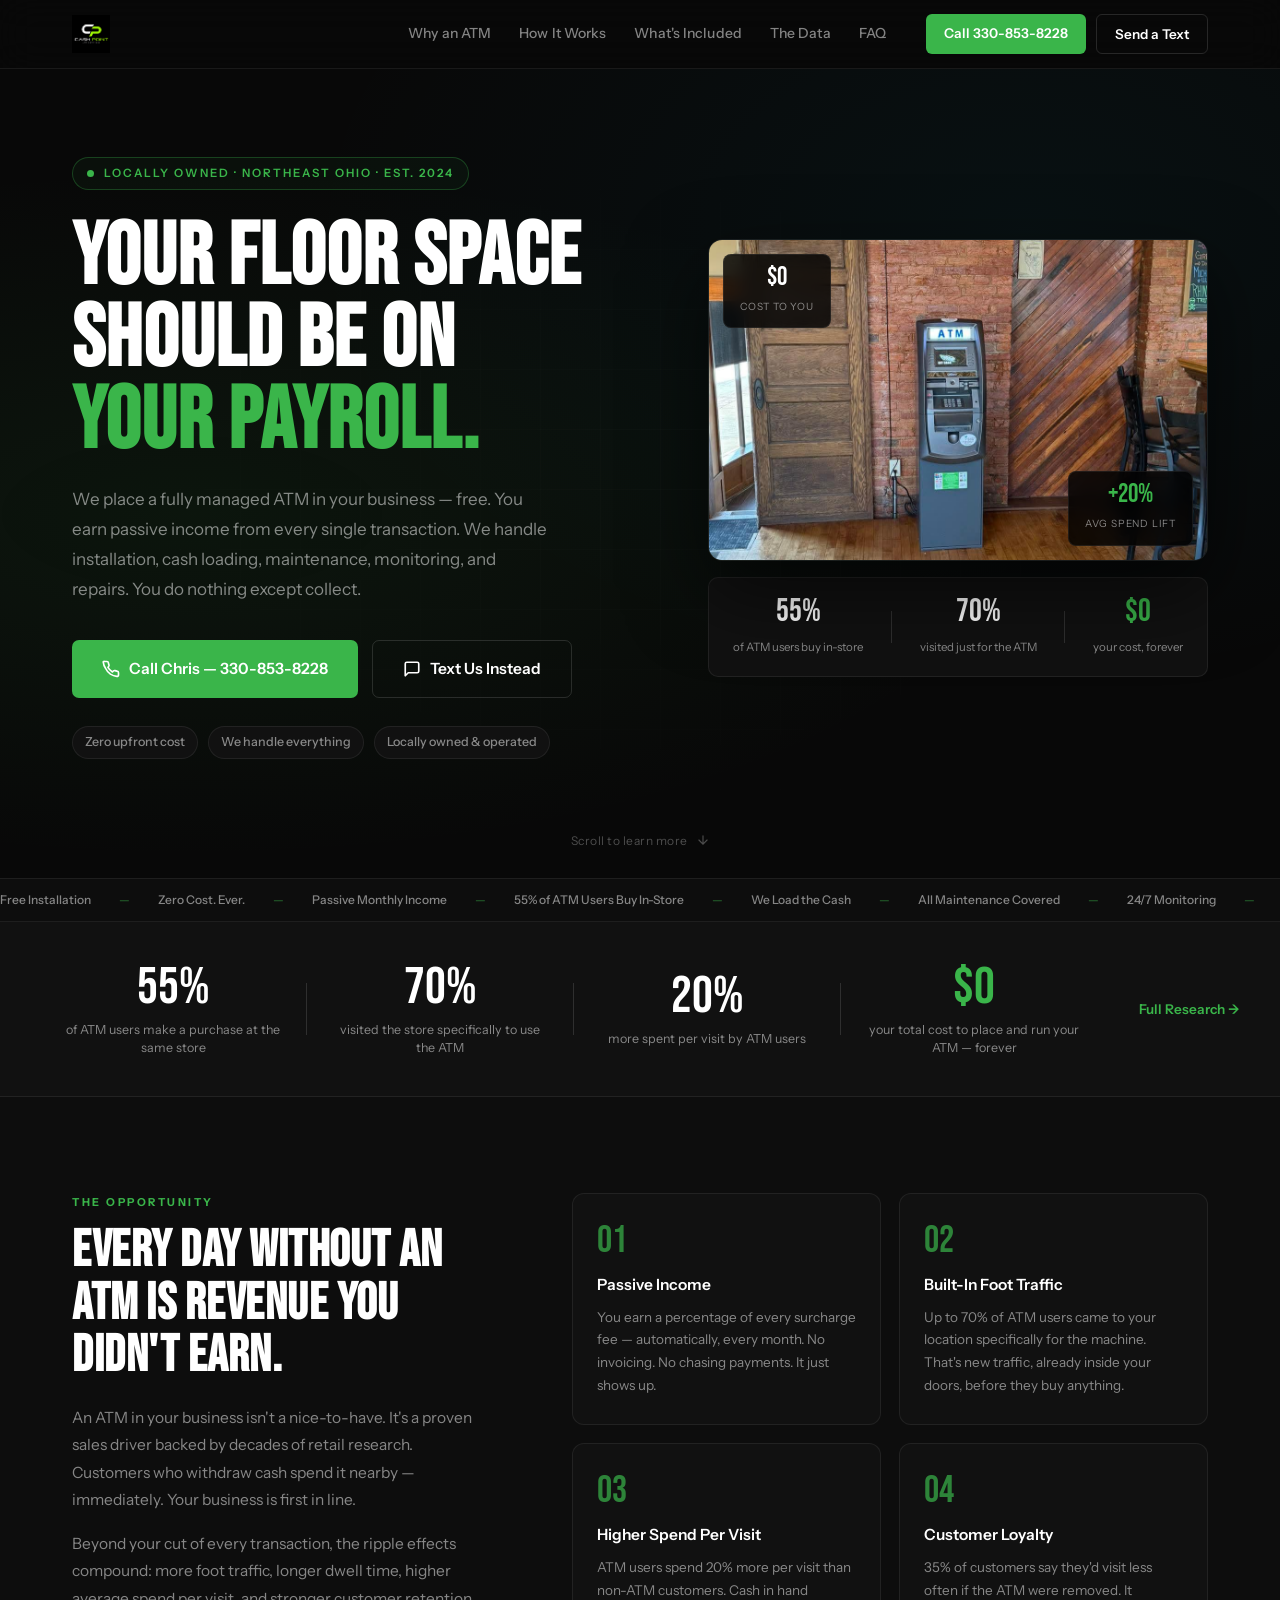
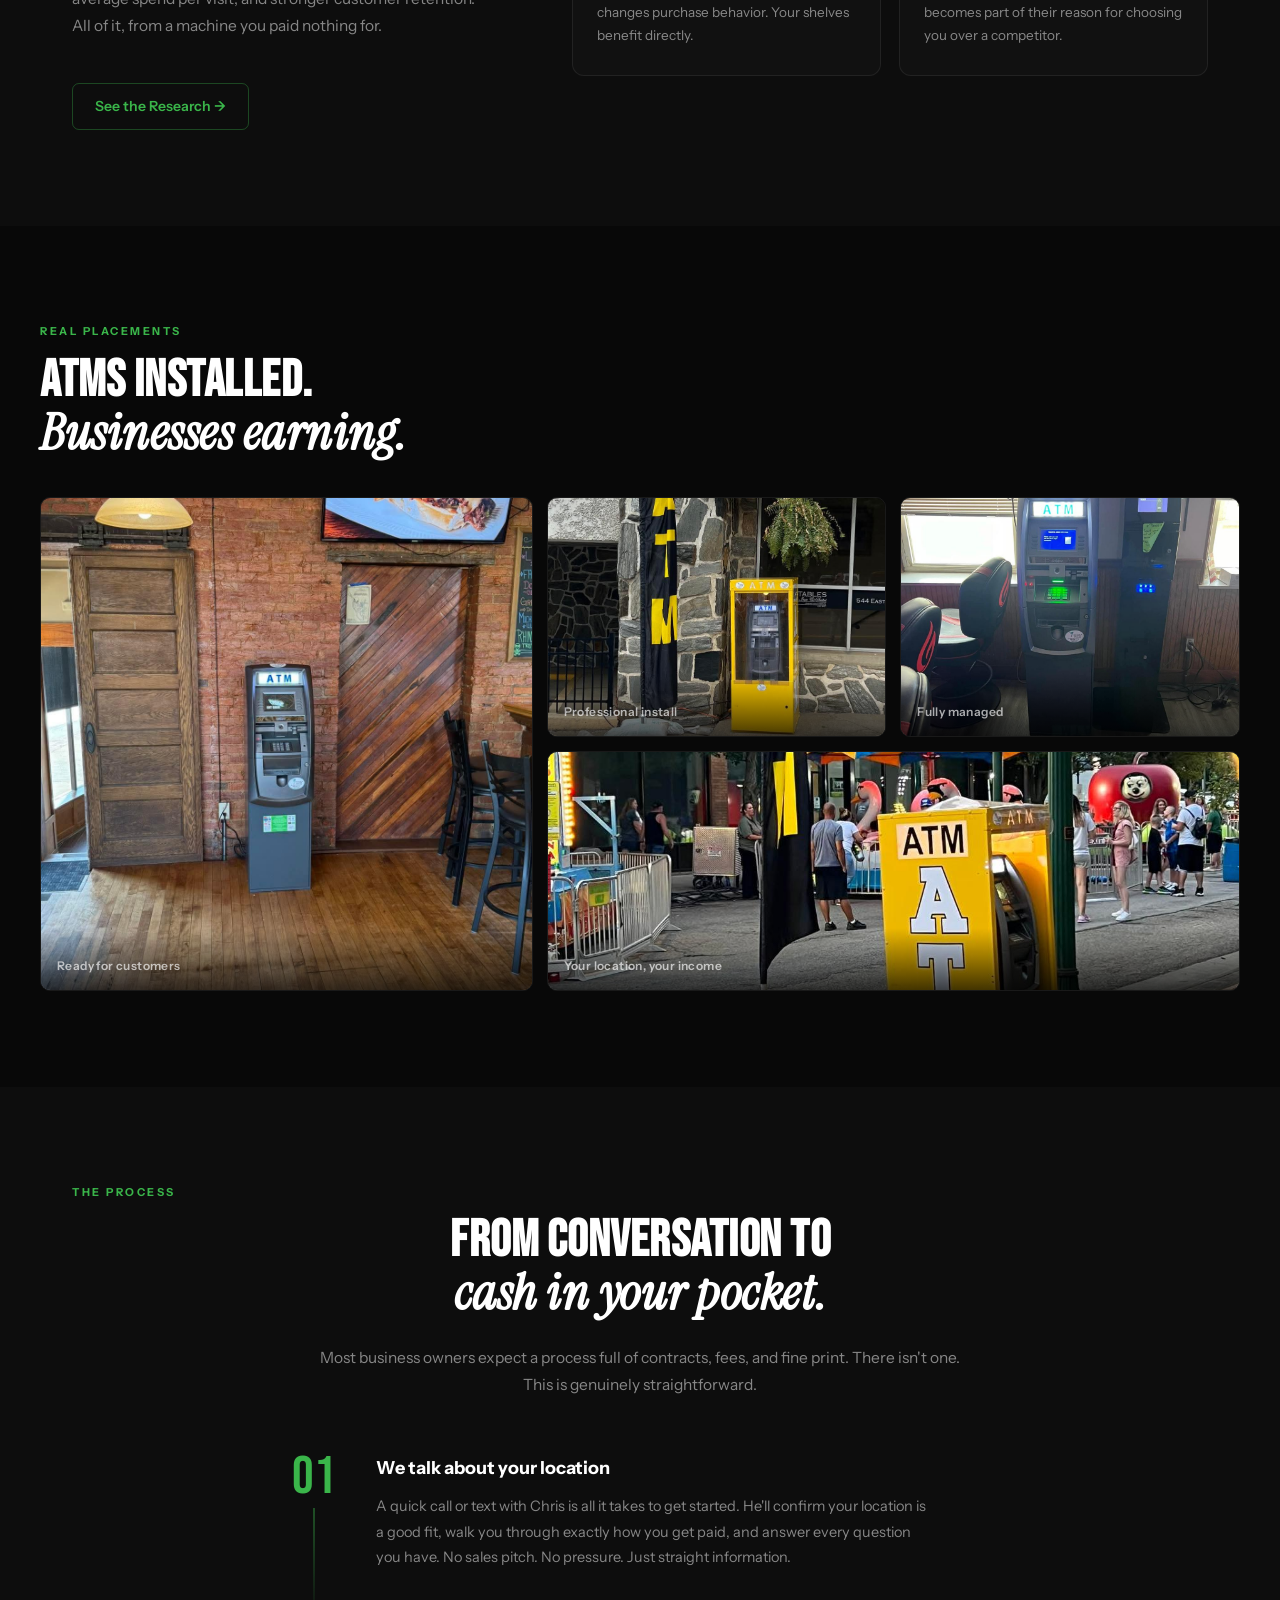
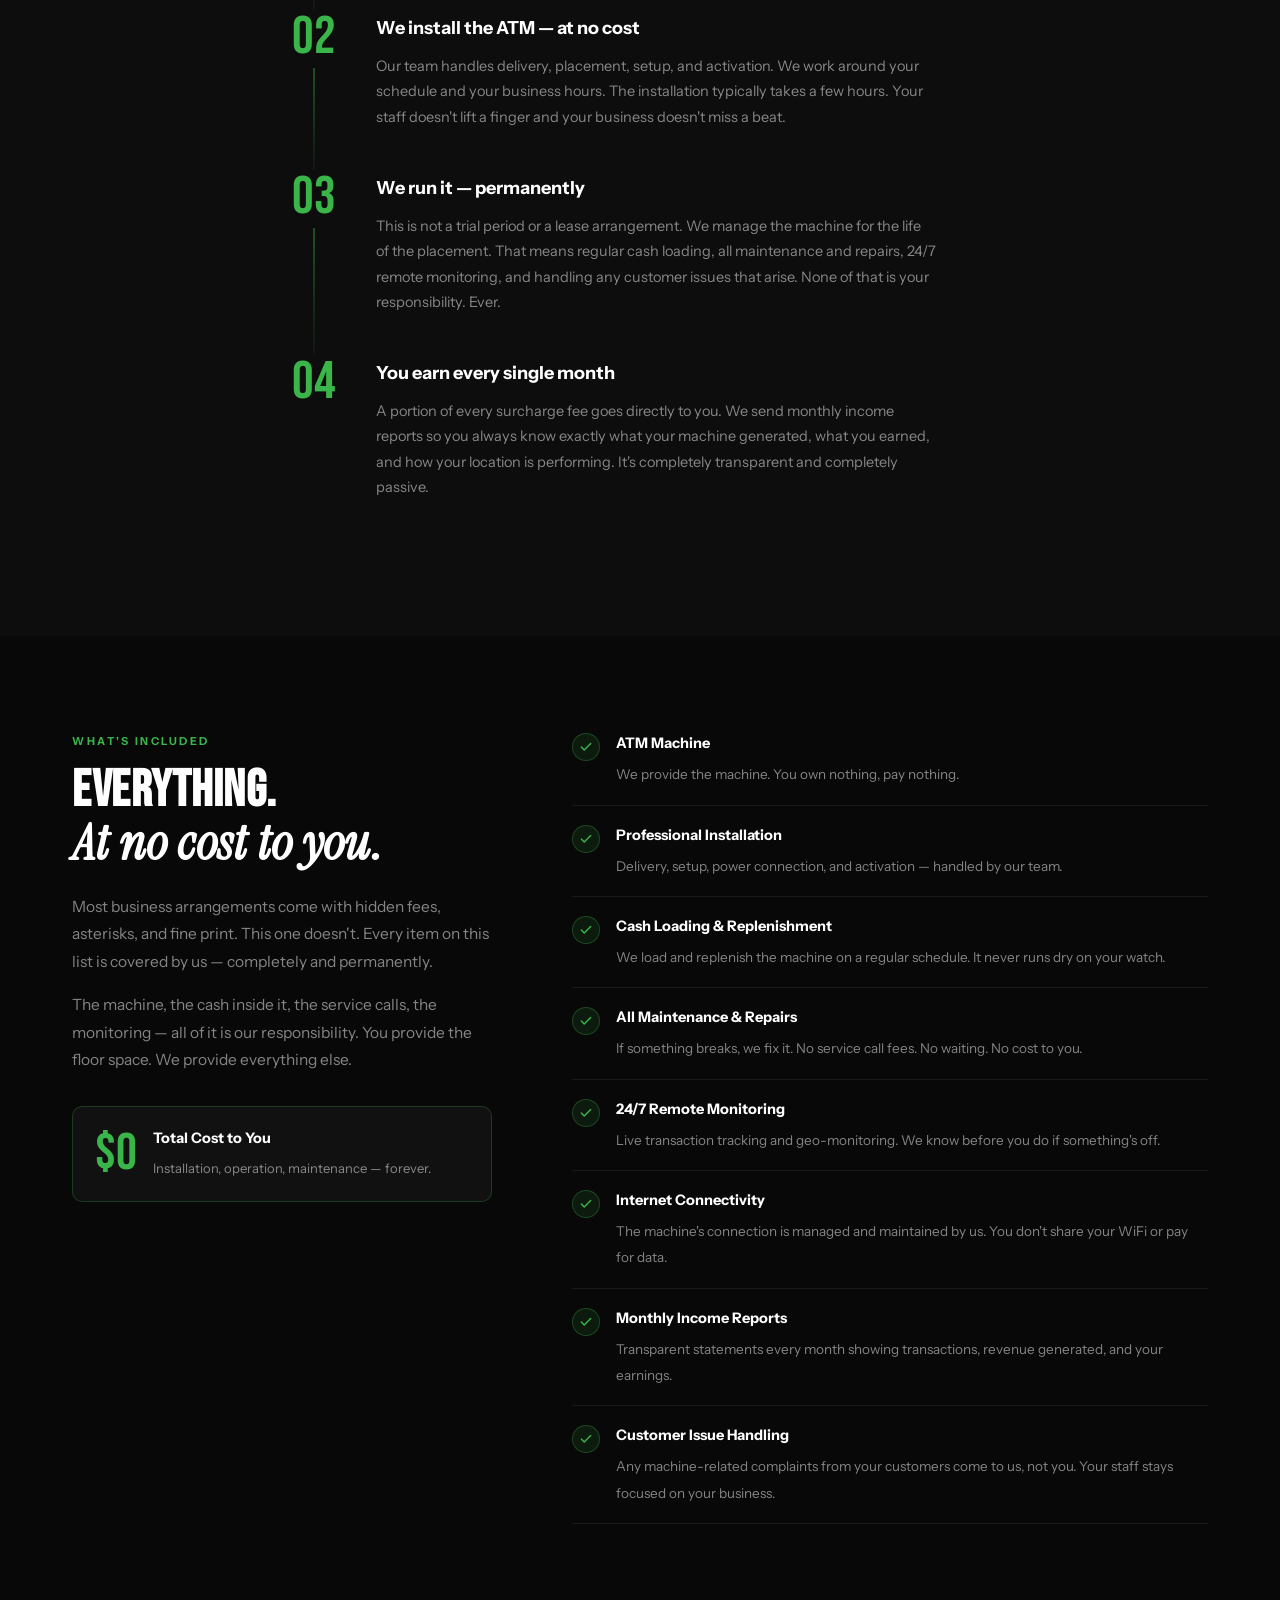
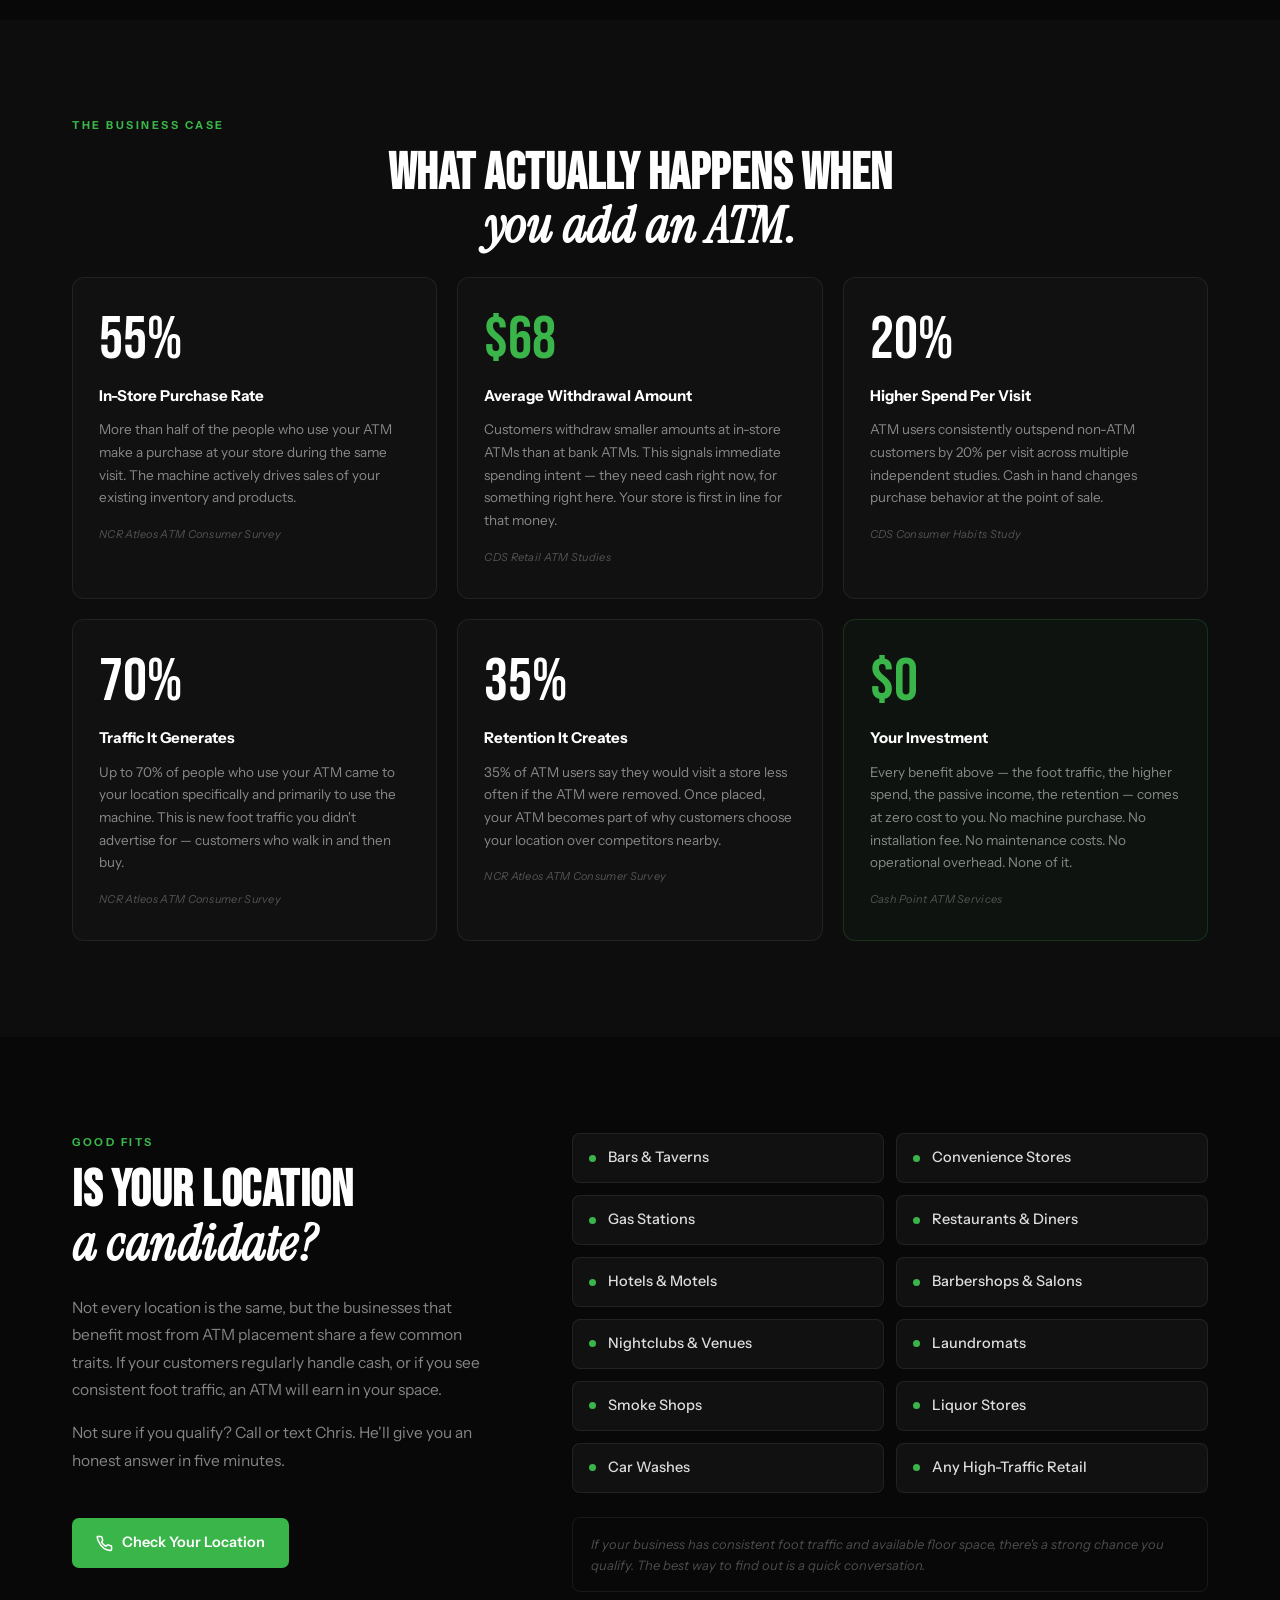
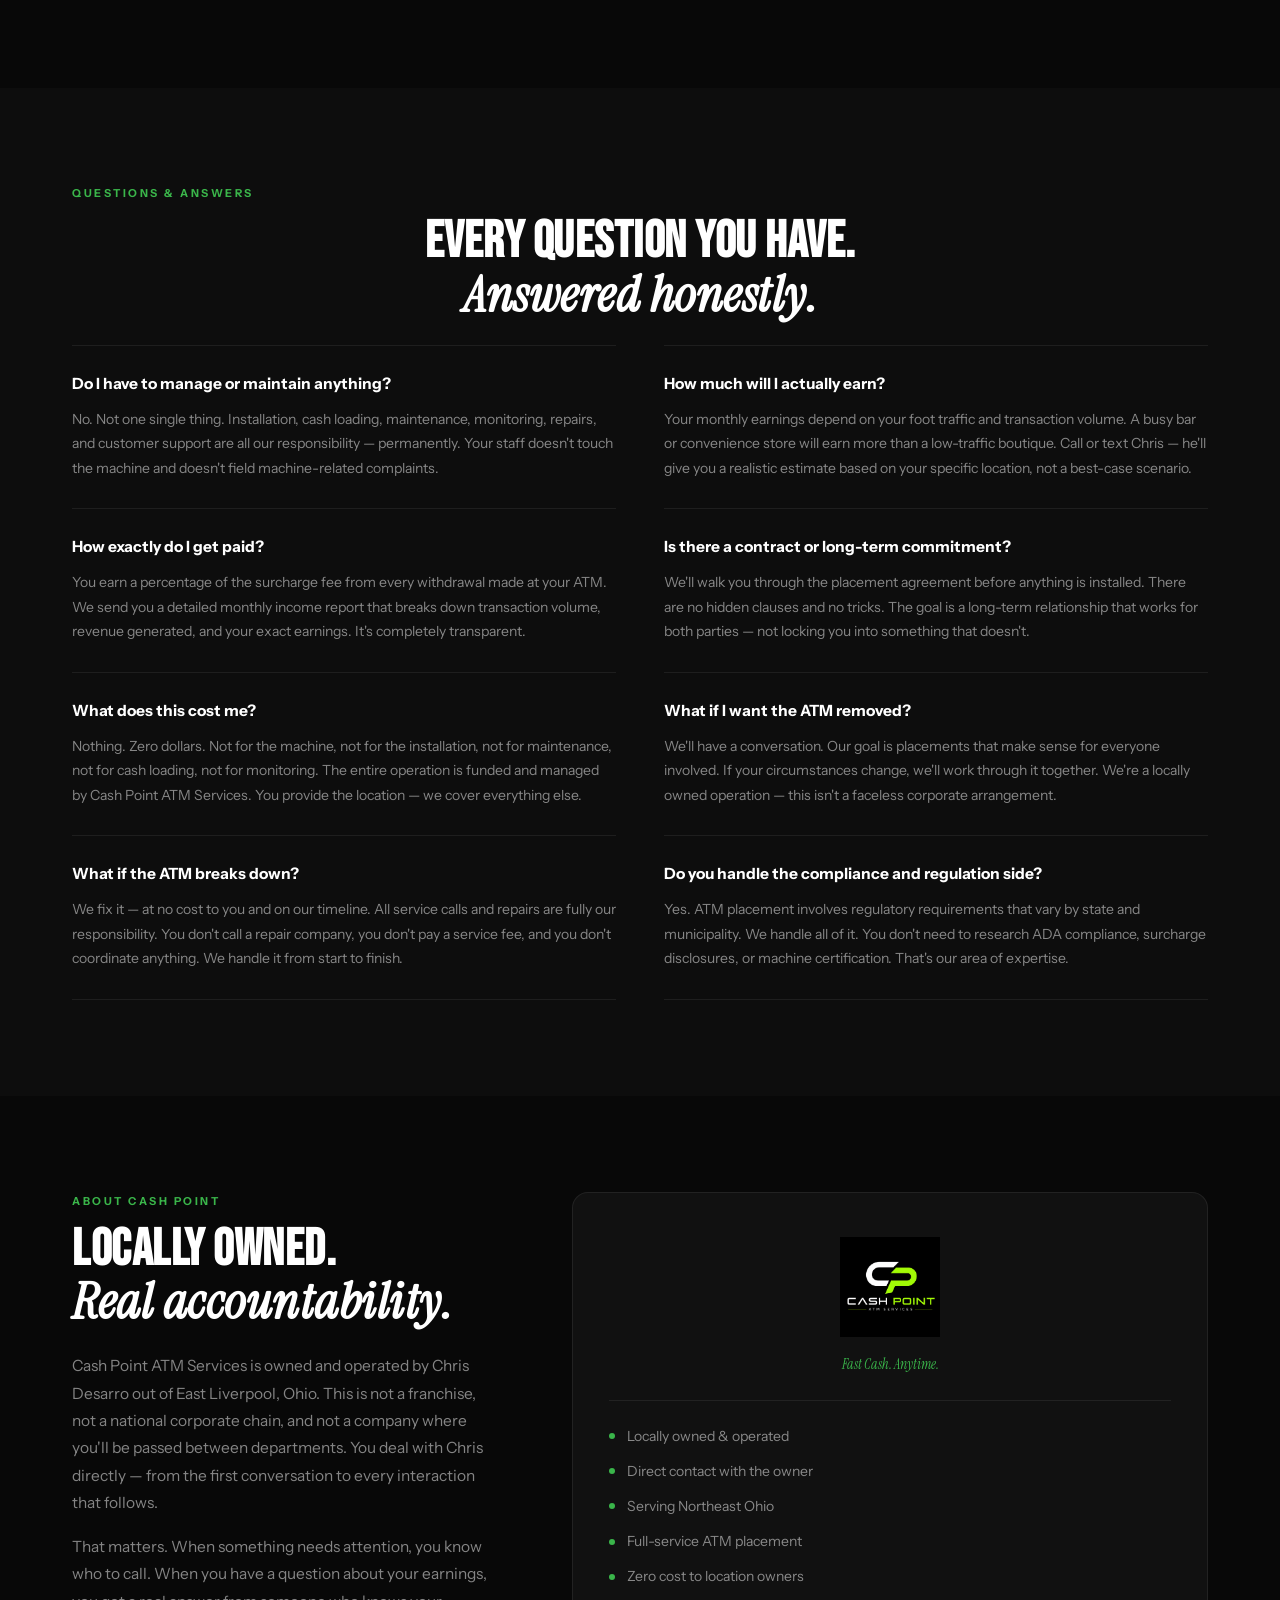
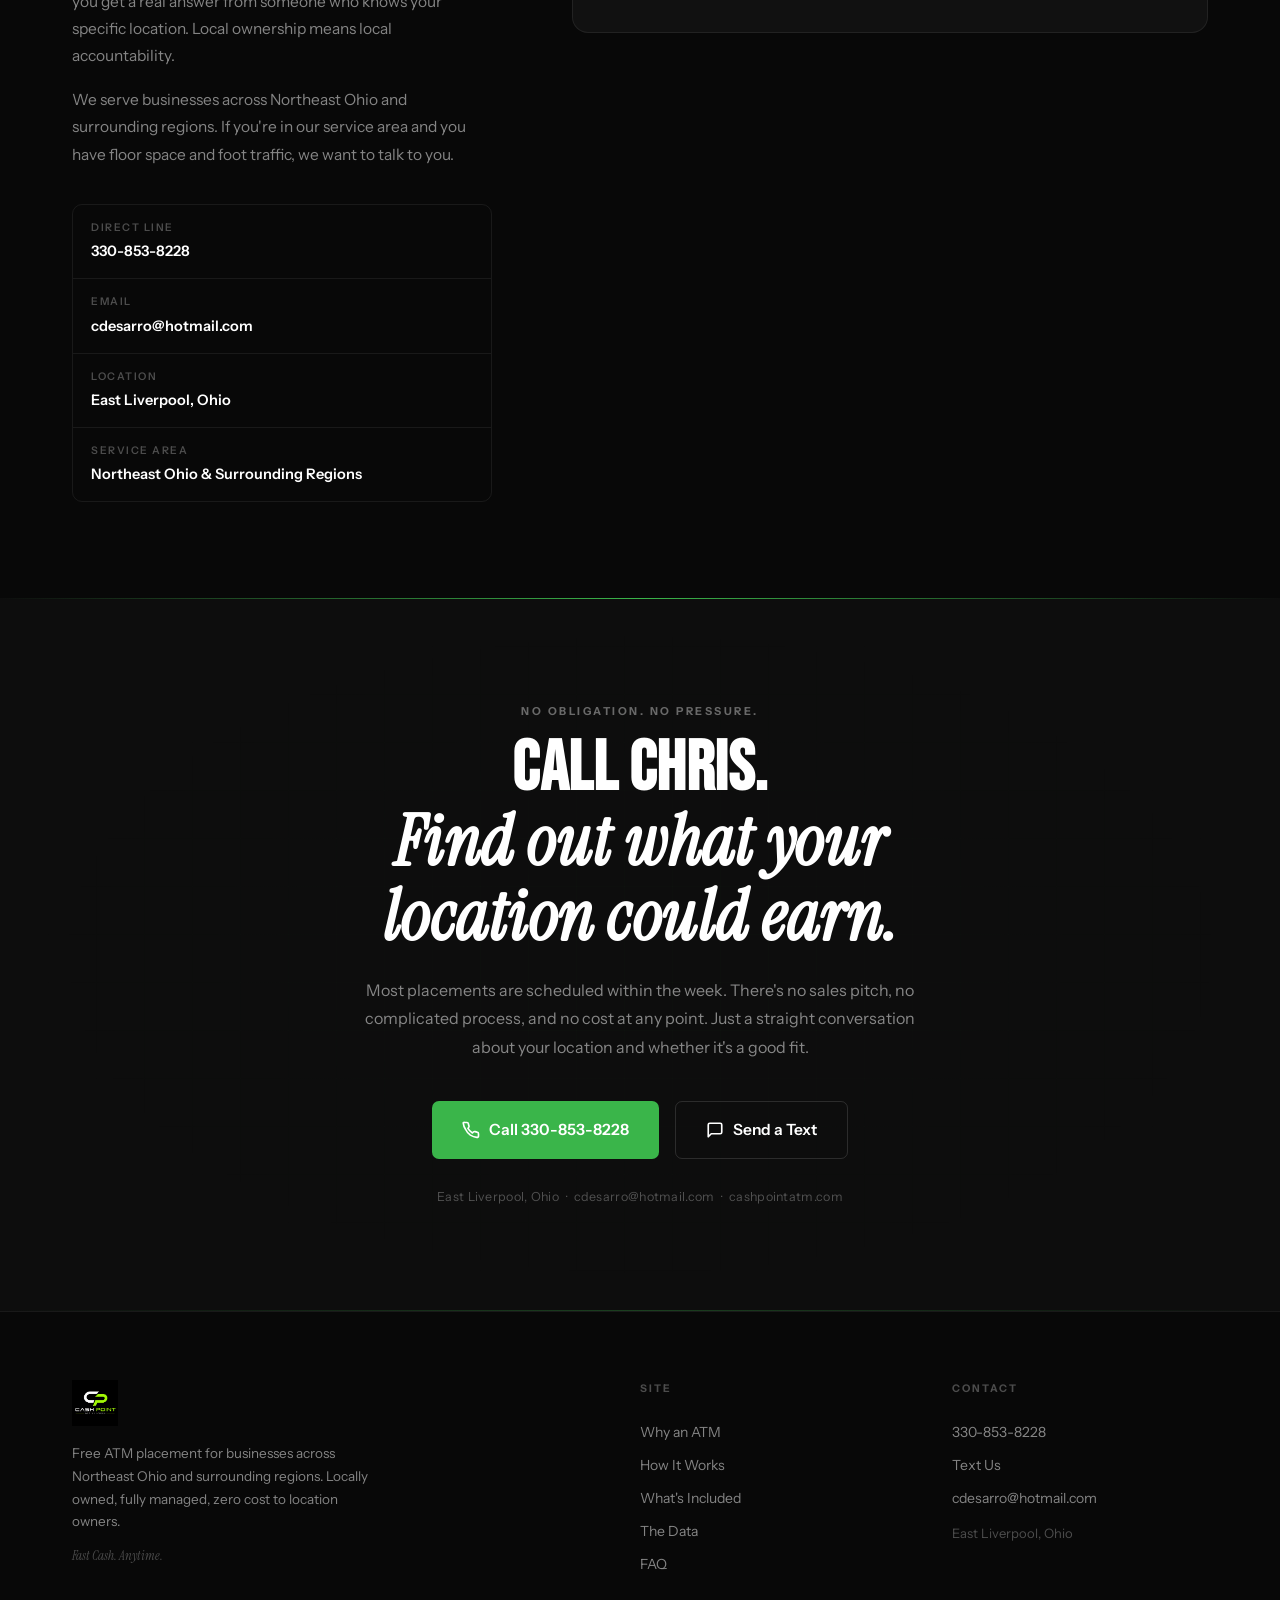
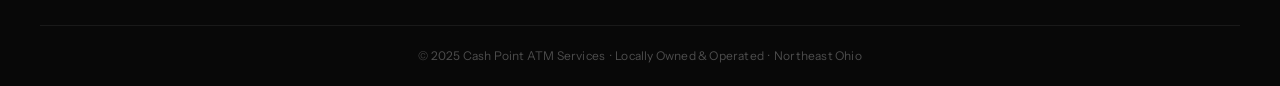
<file: index.html>
<!DOCTYPE html>
<html lang="en">
<head>
  <meta charset="UTF-8">
  <meta name="viewport" content="width=device-width, initial-scale=1.0">
  <title>Cash Point ATM Services — Free ATM Placement | Northeast Ohio</title>
  <meta name="description" content="We install free ATMs in businesses across Northeast Ohio. Zero cost, zero maintenance. You earn passive income from every transaction. Call Chris Desarro today.">
  <link rel="preconnect" href="https://fonts.googleapis.com">
  <link rel="preconnect" href="https://fonts.gstatic.com" crossorigin>
  <link href="https://fonts.googleapis.com/css2?family=Bebas+Neue&family=Instrument+Sans:ital,wght@0,400;0,500;0,600;0,700;1,400&family=Instrument+Serif:ital@0;1&display=swap" rel="stylesheet">
  <link rel="stylesheet" href="style.css">
</head>
<body>

  <!-- ── NAV ─────────────────────────────────────── -->
  <nav class="nav" id="nav">
    <div class="nav-inner">
      <a href="index.html" class="nav-logo">
        <img src="images/logo.png" alt="Cash Point ATM Services">
      </a>
      <div class="nav-links">
        <a href="#why">Why an ATM</a>
        <a href="#how">How It Works</a>
        <a href="#included">What's Included</a>
        <a href="facts.html">The Data</a>
        <a href="#faq">FAQ</a>
      </div>
      <div class="nav-actions">
        <a href="tel:+13308538228" class="nav-call">Call 330-853-8228</a>
        <a href="sms:+13308538228" class="nav-text">Send a Text</a>
      </div>
      <button class="burger" id="burger" aria-label="Open menu">
        <span></span><span></span><span></span>
      </button>
    </div>
    <div class="nav-mobile" id="nav-mobile">
      <a href="#why">Why an ATM</a>
      <a href="#how">How It Works</a>
      <a href="#included">What's Included</a>
      <a href="facts.html">The Data</a>
      <a href="#faq">FAQ</a>
      <div class="mobile-ctas">
        <a href="tel:+13308538228" class="btn-primary">Call 330-853-8228</a>
        <a href="sms:+13308538228" class="btn-outline">Send a Text</a>
      </div>
    </div>
  </nav>

  <!-- ── HERO ─────────────────────────────────────── -->
  <section class="hero">
    <div class="hero-bg">
      <div class="hero-grid"></div>
      <div class="hero-radial"></div>
    </div>
    <div class="hero-inner">
      <div class="hero-content">
        <div class="hero-kicker">
          <span class="kicker-dot"></span>
          Locally Owned · Northeast Ohio · Est. 2024
        </div>
        <h1 class="hero-h1">
          Your Floor Space<br>
          Should Be On<br>
          <span class="accent">Your Payroll.</span>
        </h1>
        <p class="hero-body">
          We place a fully managed ATM in your business — free. You earn passive income from every single transaction. We handle installation, cash loading, maintenance, monitoring, and repairs. You do nothing except collect.
        </p>
        <div class="hero-ctas">
          <a href="tel:+13308538228" class="btn-primary btn-lg">
            <svg width="18" height="18" viewBox="0 0 24 24" fill="none" stroke="currentColor" stroke-width="2.2" stroke-linecap="round" stroke-linejoin="round"><path d="M22 16.92v3a2 2 0 01-2.18 2 19.79 19.79 0 01-8.63-3.07A19.5 19.5 0 014.69 11 19.79 19.79 0 011.61 2.44 2 2 0 013.58 2h3a2 2 0 012 1.72c.127.96.361 1.903.7 2.81a2 2 0 01-.45 2.11L7.91 9.91a16 16 0 006 6l1.27-1.27a2 2 0 012.11-.45c.907.339 1.85.573 2.81.7A2 2 0 0122 16.92z"/></svg>
            Call Chris — 330-853-8228
          </a>
          <a href="sms:+13308538228" class="btn-ghost btn-lg">
            <svg width="18" height="18" viewBox="0 0 24 24" fill="none" stroke="currentColor" stroke-width="2.2" stroke-linecap="round" stroke-linejoin="round"><path d="M21 15a2 2 0 01-2 2H7l-4 4V5a2 2 0 012-2h14a2 2 0 012 2z"/></svg>
            Text Us Instead
          </a>
        </div>
        <div class="hero-trust">
          <div class="trust-chip">Zero upfront cost</div>
          <div class="trust-chip">We handle everything</div>
          <div class="trust-chip">Locally owned &amp; operated</div>
        </div>
      </div>
      <div class="hero-right">
        <div class="hero-img-frame">
          <img src="images/atm-1.jpg" alt="ATM installed in business" class="hero-img">
          <div class="img-badge img-badge-tl">
            <span class="badge-n">$0</span>
            <span class="badge-l">Cost to You</span>
          </div>
          <div class="img-badge img-badge-br">
            <span class="badge-n green">+20%</span>
            <span class="badge-l">Avg Spend Lift</span>
          </div>
        </div>
        <div class="hero-data-row">
          <div class="hd-stat">
            <span class="hd-n">55%</span>
            <span class="hd-l">of ATM users buy in-store</span>
          </div>
          <div class="hd-div"></div>
          <div class="hd-stat">
            <span class="hd-n">70%</span>
            <span class="hd-l">visited just for the ATM</span>
          </div>
          <div class="hd-div"></div>
          <div class="hd-stat">
            <span class="hd-n green">$0</span>
            <span class="hd-l">your cost, forever</span>
          </div>
        </div>
      </div>
    </div>
    <div class="hero-scroll-hint">
      <span>Scroll to learn more</span>
      <svg width="14" height="14" viewBox="0 0 24 24" fill="none" stroke="currentColor" stroke-width="2" stroke-linecap="round"><path d="M12 5v14M5 12l7 7 7-7"/></svg>
    </div>
  </section>

  <!-- ── TICKER ────────────────────────────────────── -->
  <div class="ticker-bar">
    <div class="ticker-track">
      <div class="ticker-inner">
        <span>Free Installation</span><span class="sep">—</span>
        <span>Zero Cost. Ever.</span><span class="sep">—</span>
        <span>Passive Monthly Income</span><span class="sep">—</span>
        <span>55% of ATM Users Buy In-Store</span><span class="sep">—</span>
        <span>We Load the Cash</span><span class="sep">—</span>
        <span>All Maintenance Covered</span><span class="sep">—</span>
        <span>24/7 Monitoring</span><span class="sep">—</span>
        <span>Locally Owned &amp; Operated</span><span class="sep">—</span>
        <span>Free Installation</span><span class="sep">—</span>
        <span>Zero Cost. Ever.</span><span class="sep">—</span>
        <span>Passive Monthly Income</span><span class="sep">—</span>
        <span>55% of ATM Users Buy In-Store</span><span class="sep">—</span>
        <span>We Load the Cash</span><span class="sep">—</span>
        <span>All Maintenance Covered</span><span class="sep">—</span>
        <span>24/7 Monitoring</span><span class="sep">—</span>
        <span>Locally Owned &amp; Operated</span><span class="sep">—</span>
      </div>
    </div>
  </div>

  <!-- ── PROOF STRIP ───────────────────────────────── -->
  <section class="proof-strip">
    <div class="proof-inner">
      <div class="proof-stat">
        <div class="ps-n">55%</div>
        <div class="ps-l">of ATM users make a purchase at the same store</div>
      </div>
      <div class="proof-line"></div>
      <div class="proof-stat">
        <div class="ps-n">70%</div>
        <div class="ps-l">visited the store specifically to use the ATM</div>
      </div>
      <div class="proof-line"></div>
      <div class="proof-stat">
        <div class="ps-n">20%</div>
        <div class="ps-l">more spent per visit by ATM users</div>
      </div>
      <div class="proof-line"></div>
      <div class="proof-stat">
        <div class="ps-n green">$0</div>
        <div class="ps-l">your total cost to place and run your ATM — forever</div>
      </div>
      <a href="facts.html" class="proof-link">Full Research →</a>
    </div>
  </section>

  <!-- ── WHY AN ATM ─────────────────────────────────── -->
  <section class="why-section" id="why">
    <div class="section-container">
      <div class="section-left">
        <div class="eyebrow">The Opportunity</div>
        <h2 class="section-h2">
          Every day without an ATM is revenue you didn't earn.
        </h2>
        <p class="section-p">
          An ATM in your business isn't a nice-to-have. It's a proven sales driver backed by decades of retail research. Customers who withdraw cash spend it nearby — immediately. Your business is first in line.
        </p>
        <p class="section-p">
          Beyond your cut of every transaction, the ripple effects compound: more foot traffic, longer dwell time, higher average spend per visit, and stronger customer retention. All of it, from a machine you paid nothing for.
        </p>
        <a href="facts.html" class="btn-outline" style="margin-top:28px;">See the Research →</a>
      </div>
      <div class="section-right">
        <div class="why-cards">
          <div class="why-card reveal">
            <div class="wc-num">01</div>
            <h3>Passive Income</h3>
            <p>You earn a percentage of every surcharge fee — automatically, every month. No invoicing. No chasing payments. It just shows up.</p>
          </div>
          <div class="why-card reveal">
            <div class="wc-num">02</div>
            <h3>Built-In Foot Traffic</h3>
            <p>Up to 70% of ATM users came to your location specifically for the machine. That's new traffic, already inside your doors, before they buy anything.</p>
          </div>
          <div class="why-card reveal">
            <div class="wc-num">03</div>
            <h3>Higher Spend Per Visit</h3>
            <p>ATM users spend 20% more per visit than non-ATM customers. Cash in hand changes purchase behavior. Your shelves benefit directly.</p>
          </div>
          <div class="why-card reveal">
            <div class="wc-num">04</div>
            <h3>Customer Loyalty</h3>
            <p>35% of customers say they'd visit less often if the ATM were removed. It becomes part of their reason for choosing you over a competitor.</p>
          </div>
        </div>
      </div>
    </div>
  </section>

  <!-- ── PHOTO GALLERY ──────────────────────────────── -->
  <section class="gallery-section">
    <div class="gallery-header">
      <div class="eyebrow">Real Placements</div>
      <h2 class="section-h2">ATMs installed.<br><em>Businesses earning.</em></h2>
    </div>
    <div class="gallery-grid">
      <div class="g-item g-tall reveal">
        <img src="images/atm-1.jpg" alt="ATM in business">
        <div class="g-caption">Ready for customers</div>
      </div>
      <div class="g-item reveal">
        <img src="images/atm-2.jpg" alt="ATM placement">
        <div class="g-caption">Professional install</div>
      </div>
      <div class="g-item reveal">
        <img src="images/atm-3.jpg" alt="ATM machine">
        <div class="g-caption">Fully managed</div>
      </div>
      <div class="g-item g-wide reveal">
        <img src="images/atm-4.jpg" alt="ATM location">
        <div class="g-caption">Your location, your income</div>
      </div>
    </div>
  </section>

  <!-- ── HOW IT WORKS ───────────────────────────────── -->
  <section class="how-section" id="how">
    <div class="section-container centered">
      <div class="eyebrow">The Process</div>
      <h2 class="section-h2" style="text-align:center">
        From conversation to<br><em>cash in your pocket.</em>
      </h2>
      <p class="section-p centered-p">
        Most business owners expect a process full of contracts, fees, and fine print. There isn't one. This is genuinely straightforward.
      </p>
      <div class="steps-wrap">
        <div class="step reveal">
          <div class="step-marker">
            <div class="step-num">01</div>
            <div class="step-line"></div>
          </div>
          <div class="step-body">
            <h3>We talk about your location</h3>
            <p>A quick call or text with Chris is all it takes to get started. He'll confirm your location is a good fit, walk you through exactly how you get paid, and answer every question you have. No sales pitch. No pressure. Just straight information.</p>
          </div>
        </div>
        <div class="step reveal">
          <div class="step-marker">
            <div class="step-num">02</div>
            <div class="step-line"></div>
          </div>
          <div class="step-body">
            <h3>We install the ATM — at no cost</h3>
            <p>Our team handles delivery, placement, setup, and activation. We work around your schedule and your business hours. The installation typically takes a few hours. Your staff doesn't lift a finger and your business doesn't miss a beat.</p>
          </div>
        </div>
        <div class="step reveal">
          <div class="step-marker">
            <div class="step-num">03</div>
            <div class="step-line"></div>
          </div>
          <div class="step-body">
            <h3>We run it — permanently</h3>
            <p>This is not a trial period or a lease arrangement. We manage the machine for the life of the placement. That means regular cash loading, all maintenance and repairs, 24/7 remote monitoring, and handling any customer issues that arise. None of that is your responsibility. Ever.</p>
          </div>
        </div>
        <div class="step reveal">
          <div class="step-marker">
            <div class="step-num">04</div>
            <div class="step-line last"></div>
          </div>
          <div class="step-body">
            <h3>You earn every single month</h3>
            <p>A portion of every surcharge fee goes directly to you. We send monthly income reports so you always know exactly what your machine generated, what you earned, and how your location is performing. It's completely transparent and completely passive.</p>
          </div>
        </div>
      </div>
    </div>
  </section>

  <!-- ── WHAT'S INCLUDED ────────────────────────────── -->
  <section class="included-section" id="included">
    <div class="section-container">
      <div class="section-left">
        <div class="eyebrow">What's Included</div>
        <h2 class="section-h2">
          Everything.<br>
          <em>At no cost to you.</em>
        </h2>
        <p class="section-p">
          Most business arrangements come with hidden fees, asterisks, and fine print. This one doesn't. Every item on this list is covered by us — completely and permanently.
        </p>
        <p class="section-p">
          The machine, the cash inside it, the service calls, the monitoring — all of it is our responsibility. You provide the floor space. We provide everything else.
        </p>
        <div class="zero-cost-badge">
          <div class="zcb-num">$0</div>
          <div class="zcb-text">
            <strong>Total Cost to You</strong>
            <span>Installation, operation, maintenance — forever.</span>
          </div>
        </div>
      </div>
      <div class="section-right">
        <div class="included-list">
          <div class="inc-item reveal">
            <div class="inc-check">
              <svg width="14" height="14" viewBox="0 0 24 24" fill="none" stroke="currentColor" stroke-width="2.5" stroke-linecap="round" stroke-linejoin="round"><polyline points="20 6 9 17 4 12"/></svg>
            </div>
            <div class="inc-content">
              <strong>ATM Machine</strong>
              <span>We provide the machine. You own nothing, pay nothing.</span>
            </div>
          </div>
          <div class="inc-item reveal">
            <div class="inc-check">
              <svg width="14" height="14" viewBox="0 0 24 24" fill="none" stroke="currentColor" stroke-width="2.5" stroke-linecap="round" stroke-linejoin="round"><polyline points="20 6 9 17 4 12"/></svg>
            </div>
            <div class="inc-content">
              <strong>Professional Installation</strong>
              <span>Delivery, setup, power connection, and activation — handled by our team.</span>
            </div>
          </div>
          <div class="inc-item reveal">
            <div class="inc-check">
              <svg width="14" height="14" viewBox="0 0 24 24" fill="none" stroke="currentColor" stroke-width="2.5" stroke-linecap="round" stroke-linejoin="round"><polyline points="20 6 9 17 4 12"/></svg>
            </div>
            <div class="inc-content">
              <strong>Cash Loading &amp; Replenishment</strong>
              <span>We load and replenish the machine on a regular schedule. It never runs dry on your watch.</span>
            </div>
          </div>
          <div class="inc-item reveal">
            <div class="inc-check">
              <svg width="14" height="14" viewBox="0 0 24 24" fill="none" stroke="currentColor" stroke-width="2.5" stroke-linecap="round" stroke-linejoin="round"><polyline points="20 6 9 17 4 12"/></svg>
            </div>
            <div class="inc-content">
              <strong>All Maintenance &amp; Repairs</strong>
              <span>If something breaks, we fix it. No service call fees. No waiting. No cost to you.</span>
            </div>
          </div>
          <div class="inc-item reveal">
            <div class="inc-check">
              <svg width="14" height="14" viewBox="0 0 24 24" fill="none" stroke="currentColor" stroke-width="2.5" stroke-linecap="round" stroke-linejoin="round"><polyline points="20 6 9 17 4 12"/></svg>
            </div>
            <div class="inc-content">
              <strong>24/7 Remote Monitoring</strong>
              <span>Live transaction tracking and geo-monitoring. We know before you do if something's off.</span>
            </div>
          </div>
          <div class="inc-item reveal">
            <div class="inc-check">
              <svg width="14" height="14" viewBox="0 0 24 24" fill="none" stroke="currentColor" stroke-width="2.5" stroke-linecap="round" stroke-linejoin="round"><polyline points="20 6 9 17 4 12"/></svg>
            </div>
            <div class="inc-content">
              <strong>Internet Connectivity</strong>
              <span>The machine's connection is managed and maintained by us. You don't share your WiFi or pay for data.</span>
            </div>
          </div>
          <div class="inc-item reveal">
            <div class="inc-check">
              <svg width="14" height="14" viewBox="0 0 24 24" fill="none" stroke="currentColor" stroke-width="2.5" stroke-linecap="round" stroke-linejoin="round"><polyline points="20 6 9 17 4 12"/></svg>
            </div>
            <div class="inc-content">
              <strong>Monthly Income Reports</strong>
              <span>Transparent statements every month showing transactions, revenue generated, and your earnings.</span>
            </div>
          </div>
          <div class="inc-item reveal">
            <div class="inc-check">
              <svg width="14" height="14" viewBox="0 0 24 24" fill="none" stroke="currentColor" stroke-width="2.5" stroke-linecap="round" stroke-linejoin="round"><polyline points="20 6 9 17 4 12"/></svg>
            </div>
            <div class="inc-content">
              <strong>Customer Issue Handling</strong>
              <span>Any machine-related complaints from your customers come to us, not you. Your staff stays focused on your business.</span>
            </div>
          </div>
        </div>
      </div>
    </div>
  </section>

  <!-- ── THE BUSINESS CASE ──────────────────────────── -->
  <section class="case-section">
    <div class="section-container centered">
      <div class="eyebrow">The Business Case</div>
      <h2 class="section-h2" style="text-align:center">
        What actually happens when<br><em>you add an ATM.</em>
      </h2>
      <div class="case-grid">
        <div class="case-card reveal">
          <div class="cc-stat">55%</div>
          <h3>In-Store Purchase Rate</h3>
          <p>More than half of the people who use your ATM make a purchase at your store during the same visit. The machine actively drives sales of your existing inventory and products.</p>
          <div class="cc-source">NCR Atleos ATM Consumer Survey</div>
        </div>
        <div class="case-card reveal">
          <div class="cc-stat green">$68</div>
          <h3>Average Withdrawal Amount</h3>
          <p>Customers withdraw smaller amounts at in-store ATMs than at bank ATMs. This signals immediate spending intent — they need cash right now, for something right here. Your store is first in line for that money.</p>
          <div class="cc-source">CDS Retail ATM Studies</div>
        </div>
        <div class="case-card reveal">
          <div class="cc-stat">20%</div>
          <h3>Higher Spend Per Visit</h3>
          <p>ATM users consistently outspend non-ATM customers by 20% per visit across multiple independent studies. Cash in hand changes purchase behavior at the point of sale.</p>
          <div class="cc-source">CDS Consumer Habits Study</div>
        </div>
        <div class="case-card reveal">
          <div class="cc-stat">70%</div>
          <h3>Traffic It Generates</h3>
          <p>Up to 70% of people who use your ATM came to your location specifically and primarily to use the machine. This is new foot traffic you didn't advertise for — customers who walk in and then buy.</p>
          <div class="cc-source">NCR Atleos ATM Consumer Survey</div>
        </div>
        <div class="case-card reveal">
          <div class="cc-stat">35%</div>
          <h3>Retention It Creates</h3>
          <p>35% of ATM users say they would visit a store less often if the ATM were removed. Once placed, your ATM becomes part of why customers choose your location over competitors nearby.</p>
          <div class="cc-source">NCR Atleos ATM Consumer Survey</div>
        </div>
        <div class="case-card reveal green-card">
          <div class="cc-stat green">$0</div>
          <h3>Your Investment</h3>
          <p>Every benefit above — the foot traffic, the higher spend, the passive income, the retention — comes at zero cost to you. No machine purchase. No installation fee. No maintenance costs. No operational overhead. None of it.</p>
          <div class="cc-source">Cash Point ATM Services</div>
        </div>
      </div>
    </div>
  </section>

  <!-- ── WHO IS THIS FOR ────────────────────────────── -->
  <section class="who-section">
    <div class="section-container">
      <div class="section-left">
        <div class="eyebrow">Good Fits</div>
        <h2 class="section-h2">
          Is your location<br><em>a candidate?</em>
        </h2>
        <p class="section-p">
          Not every location is the same, but the businesses that benefit most from ATM placement share a few common traits. If your customers regularly handle cash, or if you see consistent foot traffic, an ATM will earn in your space.
        </p>
        <p class="section-p">
          Not sure if you qualify? Call or text Chris. He'll give you an honest answer in five minutes.
        </p>
        <a href="tel:+13308538228" class="btn-primary" style="margin-top:28px">
          <svg width="17" height="17" viewBox="0 0 24 24" fill="none" stroke="currentColor" stroke-width="2.2" stroke-linecap="round" stroke-linejoin="round"><path d="M22 16.92v3a2 2 0 01-2.18 2 19.79 19.79 0 01-8.63-3.07A19.5 19.5 0 014.69 11 19.79 19.79 0 011.61 2.44 2 2 0 013.58 2h3a2 2 0 012 1.72c.127.96.361 1.903.7 2.81a2 2 0 01-.45 2.11L7.91 9.91a16 16 0 006 6l1.27-1.27a2 2 0 012.11-.45c.907.339 1.85.573 2.81.7A2 2 0 0122 16.92z"/></svg>
          Check Your Location
        </a>
      </div>
      <div class="section-right">
        <div class="who-grid">
          <div class="who-item reveal"><div class="wi-dot"></div>Bars &amp; Taverns</div>
          <div class="who-item reveal"><div class="wi-dot"></div>Convenience Stores</div>
          <div class="who-item reveal"><div class="wi-dot"></div>Gas Stations</div>
          <div class="who-item reveal"><div class="wi-dot"></div>Restaurants &amp; Diners</div>
          <div class="who-item reveal"><div class="wi-dot"></div>Hotels &amp; Motels</div>
          <div class="who-item reveal"><div class="wi-dot"></div>Barbershops &amp; Salons</div>
          <div class="who-item reveal"><div class="wi-dot"></div>Nightclubs &amp; Venues</div>
          <div class="who-item reveal"><div class="wi-dot"></div>Laundromats</div>
          <div class="who-item reveal"><div class="wi-dot"></div>Smoke Shops</div>
          <div class="who-item reveal"><div class="wi-dot"></div>Liquor Stores</div>
          <div class="who-item reveal"><div class="wi-dot"></div>Car Washes</div>
          <div class="who-item reveal"><div class="wi-dot"></div>Any High-Traffic Retail</div>
        </div>
        <div class="who-note">
          If your business has consistent foot traffic and available floor space, there's a strong chance you qualify. The best way to find out is a quick conversation.
        </div>
      </div>
    </div>
  </section>

  <!-- ── FAQ ────────────────────────────────────────── -->
  <section class="faq-section" id="faq">
    <div class="section-container centered">
      <div class="eyebrow">Questions &amp; Answers</div>
      <h2 class="section-h2" style="text-align:center">
        Every question you have.<br><em>Answered honestly.</em>
      </h2>
      <div class="faq-cols">
        <div class="faq-col">
          <div class="faq-item reveal">
            <h3>Do I have to manage or maintain anything?</h3>
            <p>No. Not one single thing. Installation, cash loading, maintenance, monitoring, repairs, and customer support are all our responsibility — permanently. Your staff doesn't touch the machine and doesn't field machine-related complaints.</p>
          </div>
          <div class="faq-item reveal">
            <h3>How exactly do I get paid?</h3>
            <p>You earn a percentage of the surcharge fee from every withdrawal made at your ATM. We send you a detailed monthly income report that breaks down transaction volume, revenue generated, and your exact earnings. It's completely transparent.</p>
          </div>
          <div class="faq-item reveal">
            <h3>What does this cost me?</h3>
            <p>Nothing. Zero dollars. Not for the machine, not for the installation, not for maintenance, not for cash loading, not for monitoring. The entire operation is funded and managed by Cash Point ATM Services. You provide the location — we cover everything else.</p>
          </div>
          <div class="faq-item reveal">
            <h3>What if the ATM breaks down?</h3>
            <p>We fix it — at no cost to you and on our timeline. All service calls and repairs are fully our responsibility. You don't call a repair company, you don't pay a service fee, and you don't coordinate anything. We handle it from start to finish.</p>
          </div>
        </div>
        <div class="faq-col">
          <div class="faq-item reveal">
            <h3>How much will I actually earn?</h3>
            <p>Your monthly earnings depend on your foot traffic and transaction volume. A busy bar or convenience store will earn more than a low-traffic boutique. Call or text Chris — he'll give you a realistic estimate based on your specific location, not a best-case scenario.</p>
          </div>
          <div class="faq-item reveal">
            <h3>Is there a contract or long-term commitment?</h3>
            <p>We'll walk you through the placement agreement before anything is installed. There are no hidden clauses and no tricks. The goal is a long-term relationship that works for both parties — not locking you into something that doesn't.</p>
          </div>
          <div class="faq-item reveal">
            <h3>What if I want the ATM removed?</h3>
            <p>We'll have a conversation. Our goal is placements that make sense for everyone involved. If your circumstances change, we'll work through it together. We're a locally owned operation — this isn't a faceless corporate arrangement.</p>
          </div>
          <div class="faq-item reveal">
            <h3>Do you handle the compliance and regulation side?</h3>
            <p>Yes. ATM placement involves regulatory requirements that vary by state and municipality. We handle all of it. You don't need to research ADA compliance, surcharge disclosures, or machine certification. That's our area of expertise.</p>
          </div>
        </div>
      </div>
    </div>
  </section>

  <!-- ── ABOUT ───────────────────────────────────────── -->
  <section class="about-section">
    <div class="section-container">
      <div class="section-left">
        <div class="eyebrow">About Cash Point</div>
        <h2 class="section-h2">
          Locally owned.<br>
          <em>Real accountability.</em>
        </h2>
        <p class="section-p">
          Cash Point ATM Services is owned and operated by Chris Desarro out of East Liverpool, Ohio. This is not a franchise, not a national corporate chain, and not a company where you'll be passed between departments. You deal with Chris directly — from the first conversation to every interaction that follows.
        </p>
        <p class="section-p">
          That matters. When something needs attention, you know who to call. When you have a question about your earnings, you get a real answer from someone who knows your specific location. Local ownership means local accountability.
        </p>
        <p class="section-p">
          We serve businesses across Northeast Ohio and surrounding regions. If you're in our service area and you have floor space and foot traffic, we want to talk to you.
        </p>
        <div class="about-contact">
          <div class="ac-item">
            <div class="ac-label">Direct Line</div>
            <a href="tel:+13308538228" class="ac-val">330-853-8228</a>
          </div>
          <div class="ac-item">
            <div class="ac-label">Email</div>
            <a href="mailto:cdesarro@hotmail.com" class="ac-val">cdesarro@hotmail.com</a>
          </div>
          <div class="ac-item">
            <div class="ac-label">Location</div>
            <div class="ac-val">East Liverpool, Ohio</div>
          </div>
          <div class="ac-item">
            <div class="ac-label">Service Area</div>
            <div class="ac-val">Northeast Ohio &amp; Surrounding Regions</div>
          </div>
        </div>
      </div>
      <div class="section-right">
        <div class="about-logo-card">
          <img src="images/logo.png" alt="Cash Point ATM Services" class="about-logo">
          <div class="alc-tag">Fast Cash. Anytime.</div>
          <div class="alc-rule"></div>
          <div class="alc-points">
            <div class="alc-point">
              <div class="alcp-marker"></div>
              Locally owned &amp; operated
            </div>
            <div class="alc-point">
              <div class="alcp-marker"></div>
              Direct contact with the owner
            </div>
            <div class="alc-point">
              <div class="alcp-marker"></div>
              Serving Northeast Ohio
            </div>
            <div class="alc-point">
              <div class="alcp-marker"></div>
              Full-service ATM placement
            </div>
            <div class="alc-point">
              <div class="alcp-marker"></div>
              Zero cost to location owners
            </div>
          </div>
        </div>
      </div>
    </div>
  </section>

  <!-- ── FINAL CTA ───────────────────────────────────── -->
  <section class="cta-section">
    <div class="cta-bg"></div>
    <div class="cta-grid-overlay"></div>
    <div class="cta-inner">
      <div class="eyebrow light">No Obligation. No Pressure.</div>
      <h2 class="cta-h2">
        Call Chris.<br>
        <em>Find out what your location could earn.</em>
      </h2>
      <p class="cta-body">
        Most placements are scheduled within the week. There's no sales pitch, no complicated process, and no cost at any point. Just a straight conversation about your location and whether it's a good fit.
      </p>
      <div class="cta-actions">
        <a href="tel:+13308538228" class="btn-primary btn-lg">
          <svg width="18" height="18" viewBox="0 0 24 24" fill="none" stroke="currentColor" stroke-width="2.2" stroke-linecap="round" stroke-linejoin="round"><path d="M22 16.92v3a2 2 0 01-2.18 2 19.79 19.79 0 01-8.63-3.07A19.5 19.5 0 014.69 11 19.79 19.79 0 011.61 2.44 2 2 0 013.58 2h3a2 2 0 012 1.72c.127.96.361 1.903.7 2.81a2 2 0 01-.45 2.11L7.91 9.91a16 16 0 006 6l1.27-1.27a2 2 0 012.11-.45c.907.339 1.85.573 2.81.7A2 2 0 0122 16.92z"/></svg>
          Call 330-853-8228
        </a>
        <a href="sms:+13308538228" class="btn-ghost btn-lg">
          <svg width="18" height="18" viewBox="0 0 24 24" fill="none" stroke="currentColor" stroke-width="2.2" stroke-linecap="round" stroke-linejoin="round"><path d="M21 15a2 2 0 01-2 2H7l-4 4V5a2 2 0 012-2h14a2 2 0 012 2z"/></svg>
          Send a Text
        </a>
      </div>
      <div class="cta-sub">
        East Liverpool, Ohio &nbsp;·&nbsp; cdesarro@hotmail.com &nbsp;·&nbsp; cashpointatm.com
      </div>
    </div>
  </section>

  <!-- ── FOOTER ─────────────────────────────────────── -->
  <footer class="footer">
    <div class="footer-inner">
      <div class="footer-brand">
        <img src="images/logo.png" alt="Cash Point ATM Services" class="footer-logo">
        <p>Free ATM placement for businesses across Northeast Ohio and surrounding regions. Locally owned, fully managed, zero cost to location owners.</p>
        <div class="footer-tagline">Fast Cash. Anytime.</div>
      </div>
      <div class="footer-nav">
        <h4>Site</h4>
        <a href="#why">Why an ATM</a>
        <a href="#how">How It Works</a>
        <a href="#included">What's Included</a>
        <a href="facts.html">The Data</a>
        <a href="#faq">FAQ</a>
      </div>
      <div class="footer-contact">
        <h4>Contact</h4>
        <a href="tel:+13308538228">330-853-8228</a>
        <a href="sms:+13308538228">Text Us</a>
        <a href="mailto:cdesarro@hotmail.com">cdesarro@hotmail.com</a>
        <div class="footer-loc">East Liverpool, Ohio</div>
      </div>
    </div>
    <div class="footer-bottom">
      <p>© 2025 Cash Point ATM Services &nbsp;·&nbsp; Locally Owned &amp; Operated &nbsp;·&nbsp; Northeast Ohio</p>
    </div>
  </footer>

  <script>
    // Nav
    const nav = document.getElementById('nav');
    window.addEventListener('scroll', () => {
      nav.classList.toggle('is-scrolled', window.scrollY > 50);
    }, { passive: true });

    // Mobile menu
    const burger = document.getElementById('burger');
    const navMobile = document.getElementById('nav-mobile');
    burger.addEventListener('click', () => {
      burger.classList.toggle('open');
      navMobile.classList.toggle('open');
      document.body.style.overflow = navMobile.classList.contains('open') ? 'hidden' : '';
    });
    navMobile.querySelectorAll('a').forEach(a => {
      a.addEventListener('click', () => {
        burger.classList.remove('open');
        navMobile.classList.remove('open');
        document.body.style.overflow = '';
      });
    });

    // Scroll reveal
    const observer = new IntersectionObserver((entries) => {
      entries.forEach((entry, i) => {
        if (entry.isIntersecting) {
          setTimeout(() => entry.target.classList.add('in'), i * 70);
          observer.unobserve(entry.target);
        }
      });
    }, { threshold: 0.08, rootMargin: '0px 0px -30px 0px' });

    document.querySelectorAll('.reveal').forEach(el => observer.observe(el));

    // Stagger why-cards
    document.querySelectorAll('.why-card').forEach((el, i) => {
      el.style.transitionDelay = `${i * 80}ms`;
    });

    // Stagger included items
    document.querySelectorAll('.inc-item').forEach((el, i) => {
      el.style.transitionDelay = `${i * 60}ms`;
    });
  </script>
</body>
</html>
</file>
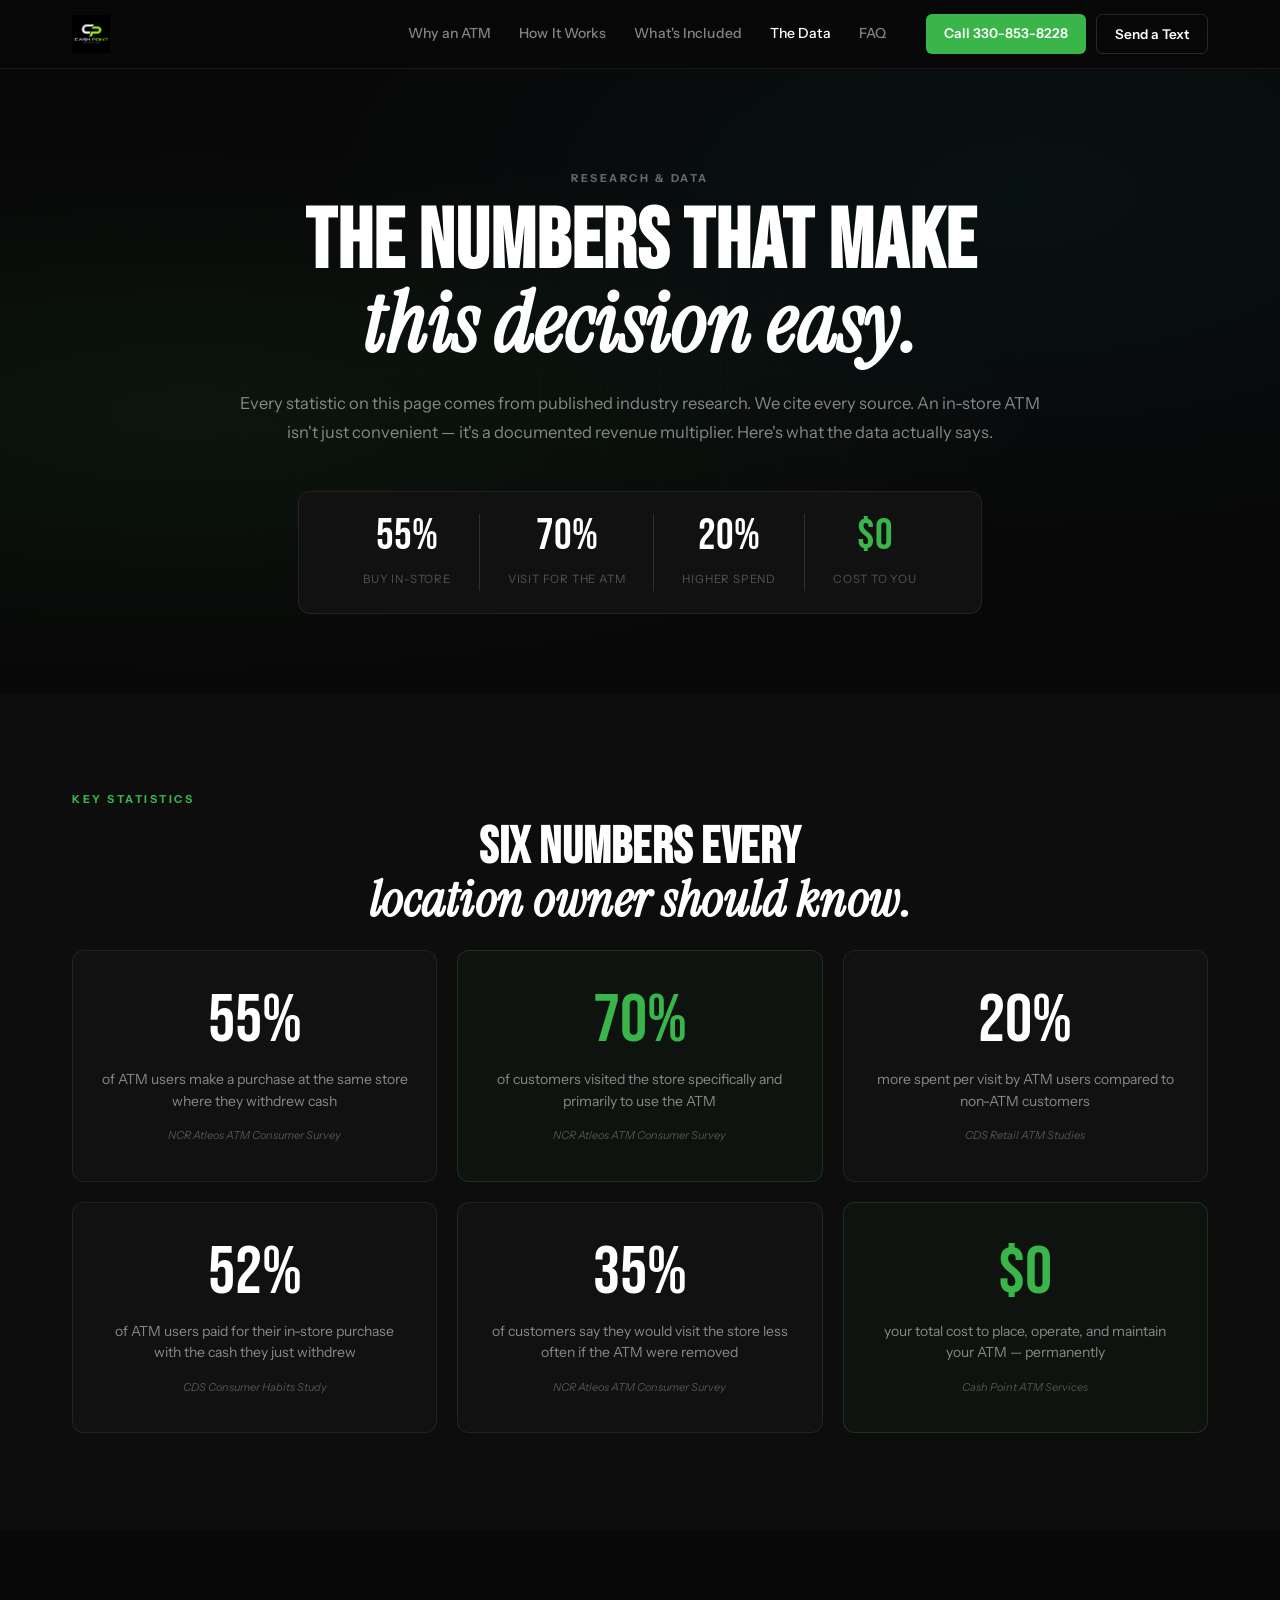
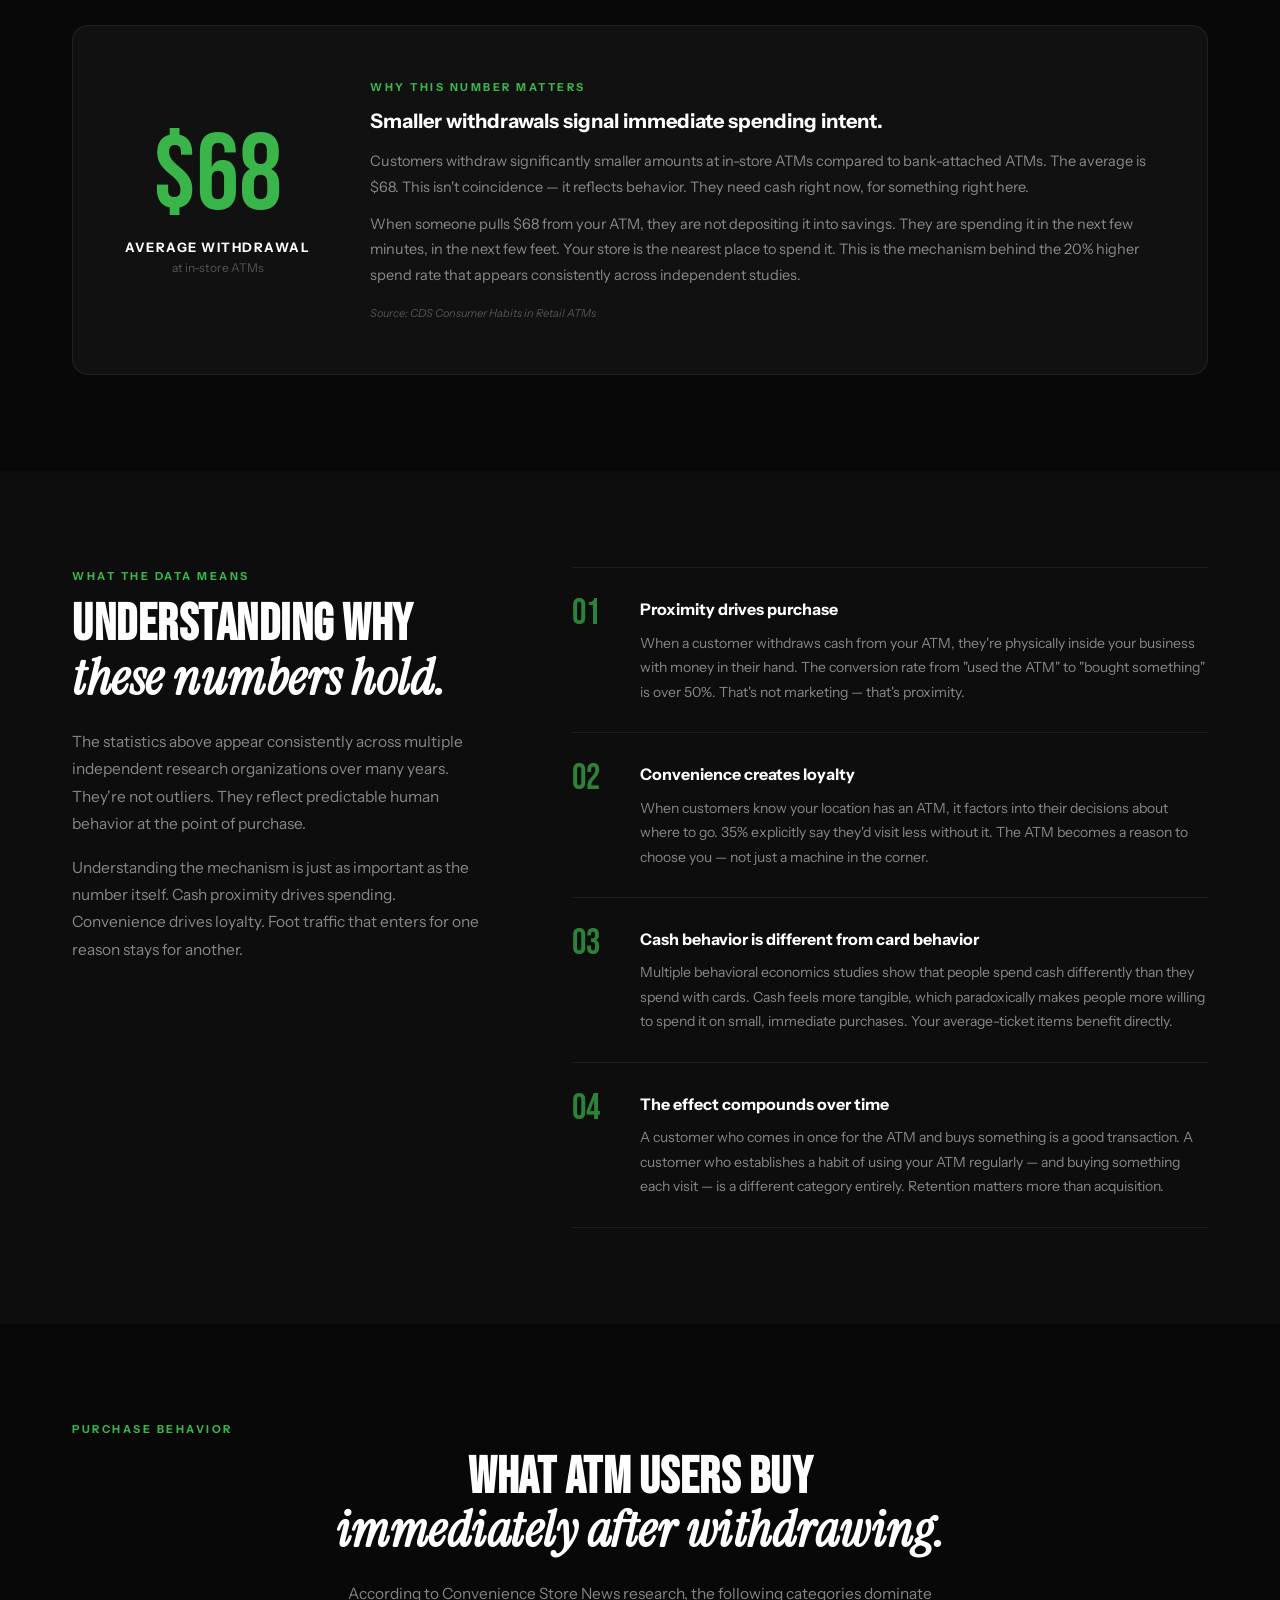
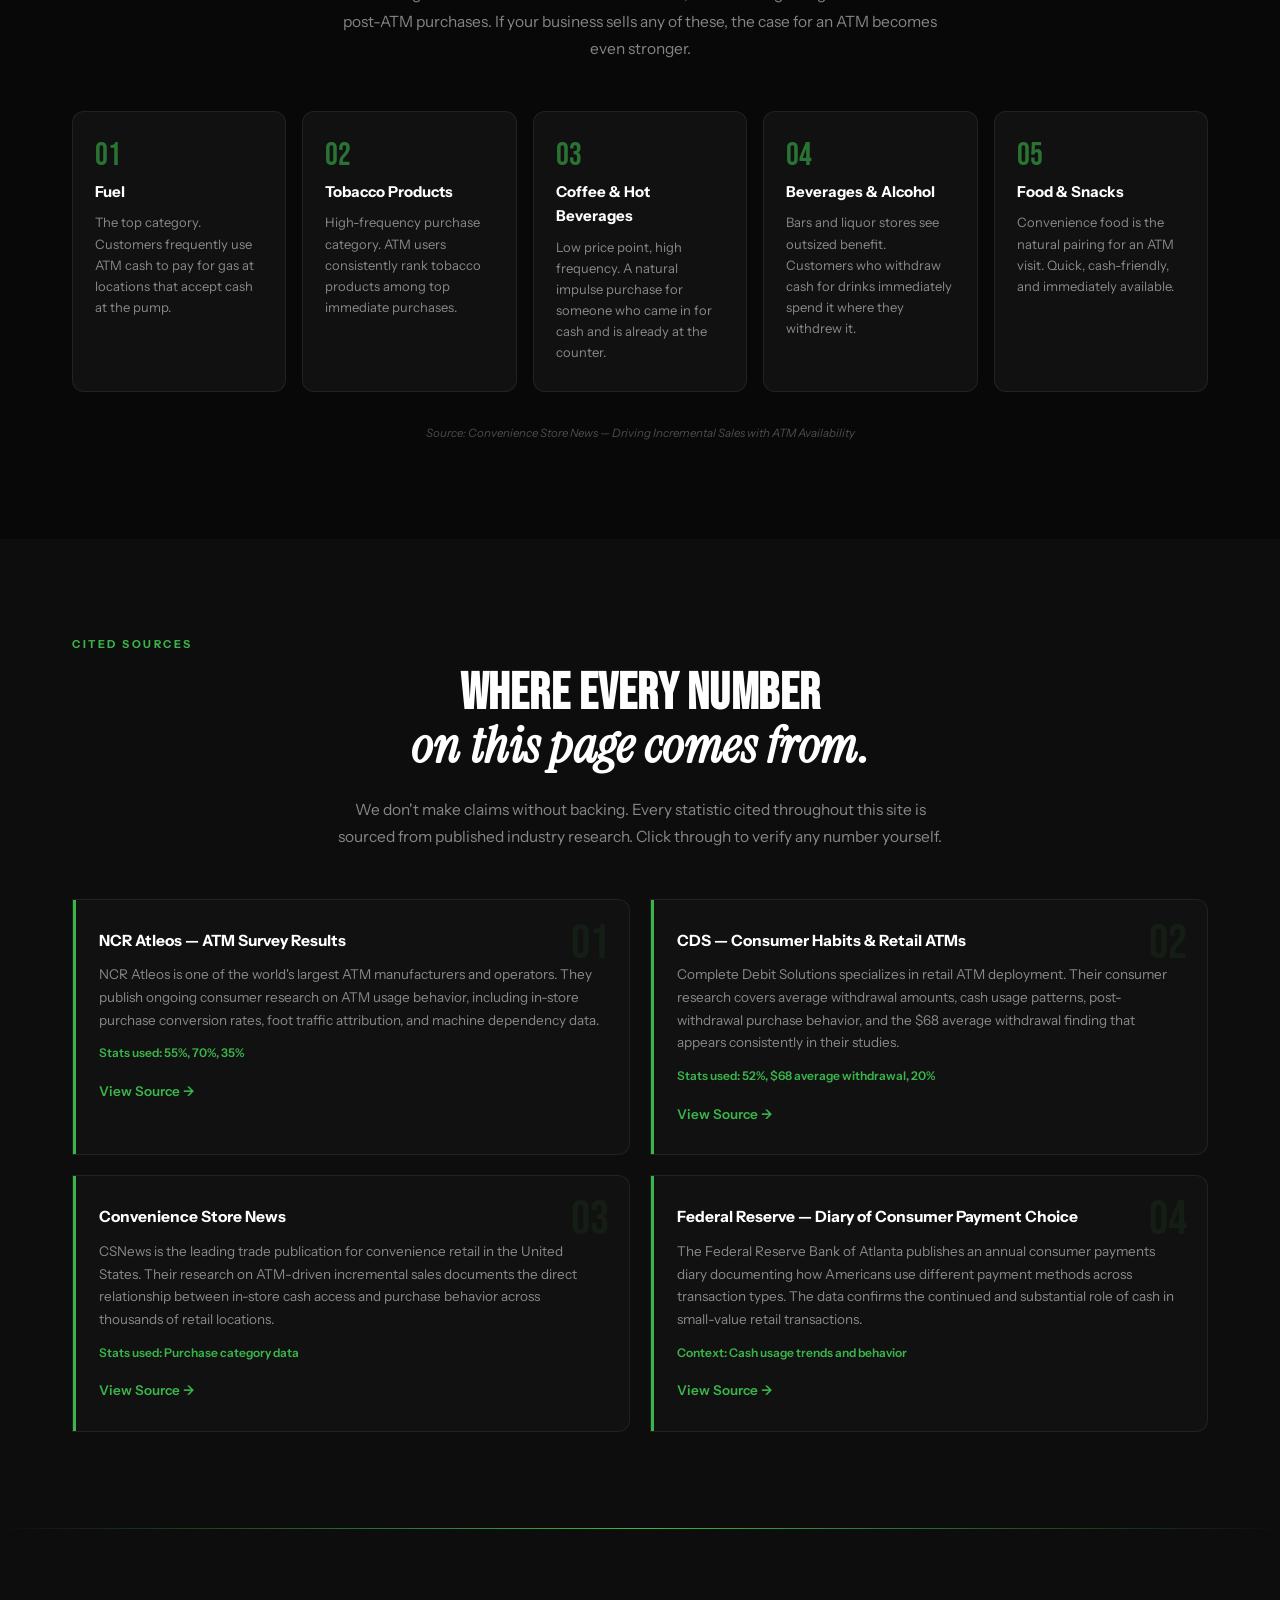
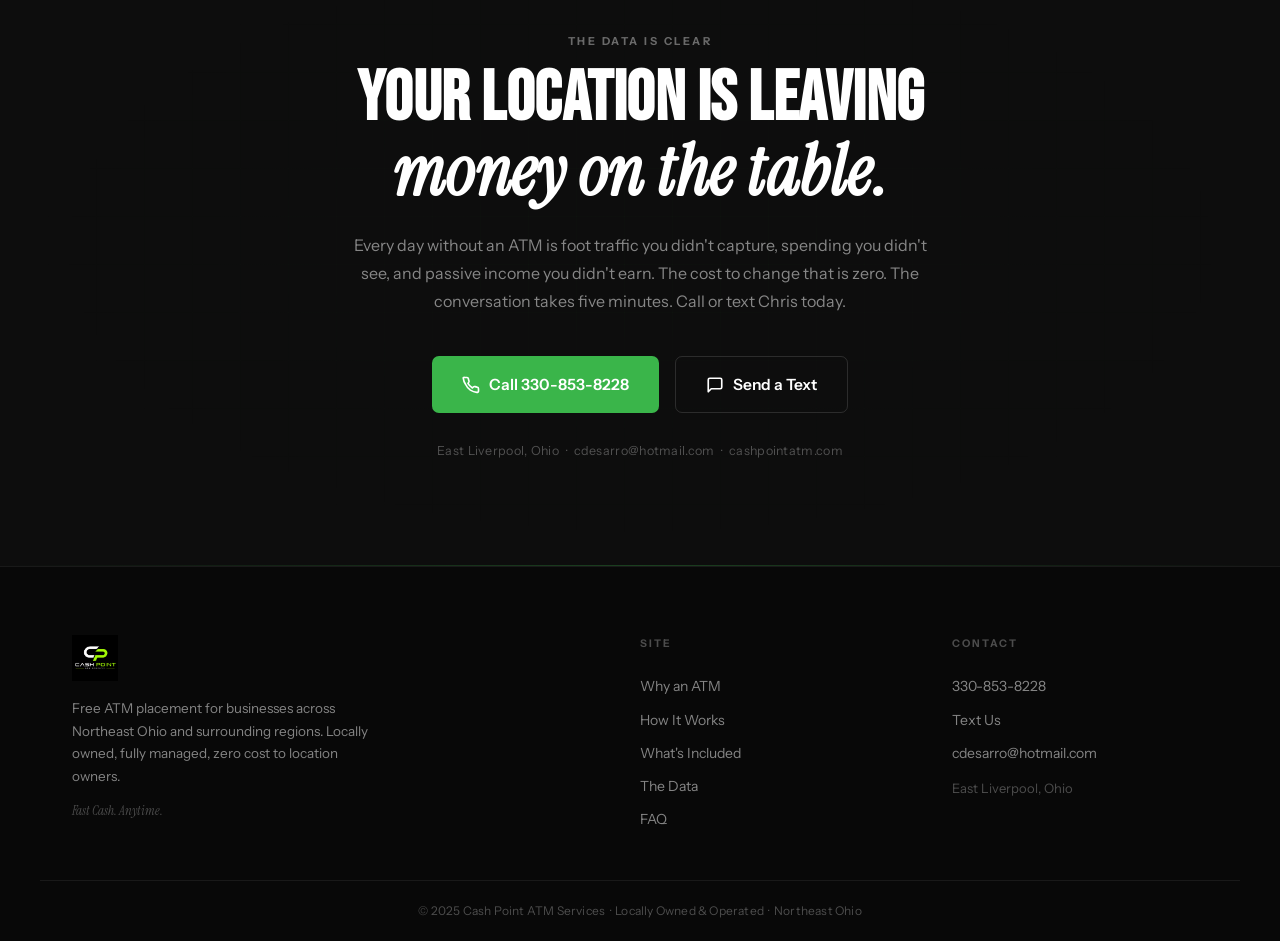
<file: facts.html>
<!DOCTYPE html>
<html lang="en">
<head>
  <meta charset="UTF-8">
  <meta name="viewport" content="width=device-width, initial-scale=1.0">
  <title>The Data — Cash Point ATM Services</title>
  <meta name="description" content="Published research on what an in-store ATM does for your business. 55% buy in-store. 70% visit specifically for the ATM. Sources cited.">
  <link rel="preconnect" href="https://fonts.googleapis.com">
  <link rel="preconnect" href="https://fonts.gstatic.com" crossorigin>
  <link href="https://fonts.googleapis.com/css2?family=Bebas+Neue&family=Instrument+Sans:ital,wght@0,400;0,500;0,600;0,700;1,400&family=Instrument+Serif:ital@0;1&display=swap" rel="stylesheet">
  <link rel="stylesheet" href="style.css">
</head>
<body>

  <nav class="nav" id="nav">
    <div class="nav-inner">
      <a href="index.html" class="nav-logo"><img src="images/logo.png" alt="Cash Point ATM Services"></a>
      <div class="nav-links">
        <a href="index.html#why">Why an ATM</a>
        <a href="index.html#how">How It Works</a>
        <a href="index.html#included">What's Included</a>
        <a href="facts.html" class="active">The Data</a>
        <a href="index.html#faq">FAQ</a>
      </div>
      <div class="nav-actions">
        <a href="tel:+13308538228" class="nav-call">Call 330-853-8228</a>
        <a href="sms:+13308538228" class="nav-text">Send a Text</a>
      </div>
      <button class="burger" id="burger" aria-label="Open menu"><span></span><span></span><span></span></button>
    </div>
    <div class="nav-mobile" id="nav-mobile">
      <a href="index.html#why">Why an ATM</a>
      <a href="index.html#how">How It Works</a>
      <a href="index.html#included">What's Included</a>
      <a href="facts.html">The Data</a>
      <a href="index.html#faq">FAQ</a>
      <div class="mobile-ctas">
        <a href="tel:+13308538228" class="btn-primary">Call 330-853-8228</a>
        <a href="sms:+13308538228" class="btn-outline">Send a Text</a>
      </div>
    </div>
  </nav>

  <!-- FACTS HERO -->
  <section class="facts-hero">
    <div class="hero-bg"><div class="hero-grid"></div><div class="hero-radial"></div></div>
    <div class="facts-hero-inner">
      <div class="eyebrow light">Research &amp; Data</div>
      <h1 class="facts-h1">
        The numbers that make<br>
        <em>this decision easy.</em>
      </h1>
      <p class="facts-sub">
        Every statistic on this page comes from published industry research. We cite every source. An in-store ATM isn't just convenient — it's a documented revenue multiplier. Here's what the data actually says.
      </p>
      <div class="facts-strip">
        <div class="fs-stat"><span class="fs-n">55%</span><span class="fs-l">buy in-store</span></div>
        <div class="fs-div"></div>
        <div class="fs-stat"><span class="fs-n">70%</span><span class="fs-l">visit for the ATM</span></div>
        <div class="fs-div"></div>
        <div class="fs-stat"><span class="fs-n">20%</span><span class="fs-l">higher spend</span></div>
        <div class="fs-div"></div>
        <div class="fs-stat"><span class="fs-n green">$0</span><span class="fs-l">cost to you</span></div>
      </div>
    </div>
  </section>

  <!-- KEY STATS -->
  <section class="keystats-section">
    <div class="section-container centered">
      <div class="eyebrow">Key Statistics</div>
      <h2 class="section-h2" style="text-align:center">Six numbers every<br><em>location owner should know.</em></h2>
      <div class="keystats-grid">
        <div class="ks-card reveal">
          <div class="ks-num">55%</div>
          <div class="ks-label">of ATM users make a purchase at the same store where they withdrew cash</div>
          <div class="ks-source">NCR Atleos ATM Consumer Survey</div>
        </div>
        <div class="ks-card reveal green-card">
          <div class="ks-num green">70%</div>
          <div class="ks-label">of customers visited the store specifically and primarily to use the ATM</div>
          <div class="ks-source">NCR Atleos ATM Consumer Survey</div>
        </div>
        <div class="ks-card reveal">
          <div class="ks-num">20%</div>
          <div class="ks-label">more spent per visit by ATM users compared to non-ATM customers</div>
          <div class="ks-source">CDS Retail ATM Studies</div>
        </div>
        <div class="ks-card reveal">
          <div class="ks-num">52%</div>
          <div class="ks-label">of ATM users paid for their in-store purchase with the cash they just withdrew</div>
          <div class="ks-source">CDS Consumer Habits Study</div>
        </div>
        <div class="ks-card reveal">
          <div class="ks-num">35%</div>
          <div class="ks-label">of customers say they would visit the store less often if the ATM were removed</div>
          <div class="ks-source">NCR Atleos ATM Consumer Survey</div>
        </div>
        <div class="ks-card reveal green-card">
          <div class="ks-num green">$0</div>
          <div class="ks-label">your total cost to place, operate, and maintain your ATM — permanently</div>
          <div class="ks-source">Cash Point ATM Services</div>
        </div>
      </div>
    </div>
  </section>

  <!-- $68 SECTION -->
  <section class="withdrawal-section">
    <div class="section-container">
      <div class="w68-card">
        <div class="w68-left">
          <div class="w68-num">$68</div>
          <div class="w68-label">Average Withdrawal</div>
          <div class="w68-sub">at in-store ATMs</div>
        </div>
        <div class="w68-right">
          <div class="eyebrow">Why This Number Matters</div>
          <h3 class="w68-h3">Smaller withdrawals signal immediate spending intent.</h3>
          <p>Customers withdraw significantly smaller amounts at in-store ATMs compared to bank-attached ATMs. The average is $68. This isn't coincidence — it reflects behavior. They need cash right now, for something right here.</p>
          <p>When someone pulls $68 from your ATM, they are not depositing it into savings. They are spending it in the next few minutes, in the next few feet. Your store is the nearest place to spend it. This is the mechanism behind the 20% higher spend rate that appears consistently across independent studies.</p>
          <div class="w68-source">Source: CDS Consumer Habits in Retail ATMs</div>
        </div>
      </div>
    </div>
  </section>

  <!-- WHAT IT MEANS -->
  <section class="means-section">
    <div class="section-container">
      <div class="section-left">
        <div class="eyebrow">What the Data Means</div>
        <h2 class="section-h2">
          Understanding why<br>
          <em>these numbers hold.</em>
        </h2>
        <p class="section-p">
          The statistics above appear consistently across multiple independent research organizations over many years. They're not outliers. They reflect predictable human behavior at the point of purchase.
        </p>
        <p class="section-p">
          Understanding the mechanism is just as important as the number itself. Cash proximity drives spending. Convenience drives loyalty. Foot traffic that enters for one reason stays for another.
        </p>
      </div>
      <div class="section-right">
        <div class="means-list">
          <div class="means-item reveal">
            <div class="mi-num">01</div>
            <div class="mi-body">
              <h3>Proximity drives purchase</h3>
              <p>When a customer withdraws cash from your ATM, they're physically inside your business with money in their hand. The conversion rate from "used the ATM" to "bought something" is over 50%. That's not marketing — that's proximity.</p>
            </div>
          </div>
          <div class="means-item reveal">
            <div class="mi-num">02</div>
            <div class="mi-body">
              <h3>Convenience creates loyalty</h3>
              <p>When customers know your location has an ATM, it factors into their decisions about where to go. 35% explicitly say they'd visit less without it. The ATM becomes a reason to choose you — not just a machine in the corner.</p>
            </div>
          </div>
          <div class="means-item reveal">
            <div class="mi-num">03</div>
            <div class="mi-body">
              <h3>Cash behavior is different from card behavior</h3>
              <p>Multiple behavioral economics studies show that people spend cash differently than they spend with cards. Cash feels more tangible, which paradoxically makes people more willing to spend it on small, immediate purchases. Your average-ticket items benefit directly.</p>
            </div>
          </div>
          <div class="means-item reveal">
            <div class="mi-num">04</div>
            <div class="mi-body">
              <h3>The effect compounds over time</h3>
              <p>A customer who comes in once for the ATM and buys something is a good transaction. A customer who establishes a habit of using your ATM regularly — and buying something each visit — is a different category entirely. Retention matters more than acquisition.</p>
            </div>
          </div>
        </div>
      </div>
    </div>
  </section>

  <!-- TOP CATEGORIES -->
  <section class="categories-section">
    <div class="section-container centered">
      <div class="eyebrow">Purchase Behavior</div>
      <h2 class="section-h2" style="text-align:center">
        What ATM users buy<br><em>immediately after withdrawing.</em>
      </h2>
      <p class="section-p" style="text-align:center;max-width:600px;margin:0 auto 48px">
        According to Convenience Store News research, the following categories dominate post-ATM purchases. If your business sells any of these, the case for an ATM becomes even stronger.
      </p>
      <div class="cat-row">
        <div class="cat-card reveal">
          <div class="cat-rank">01</div>
          <div class="cat-name">Fuel</div>
          <div class="cat-desc">The top category. Customers frequently use ATM cash to pay for gas at locations that accept cash at the pump.</div>
        </div>
        <div class="cat-card reveal">
          <div class="cat-rank">02</div>
          <div class="cat-name">Tobacco Products</div>
          <div class="cat-desc">High-frequency purchase category. ATM users consistently rank tobacco products among top immediate purchases.</div>
        </div>
        <div class="cat-card reveal">
          <div class="cat-rank">03</div>
          <div class="cat-name">Coffee &amp; Hot Beverages</div>
          <div class="cat-desc">Low price point, high frequency. A natural impulse purchase for someone who came in for cash and is already at the counter.</div>
        </div>
        <div class="cat-card reveal">
          <div class="cat-rank">04</div>
          <div class="cat-name">Beverages &amp; Alcohol</div>
          <div class="cat-desc">Bars and liquor stores see outsized benefit. Customers who withdraw cash for drinks immediately spend it where they withdrew it.</div>
        </div>
        <div class="cat-card reveal">
          <div class="cat-rank">05</div>
          <div class="cat-name">Food &amp; Snacks</div>
          <div class="cat-desc">Convenience food is the natural pairing for an ATM visit. Quick, cash-friendly, and immediately available.</div>
        </div>
      </div>
      <div class="cat-source">Source: Convenience Store News — Driving Incremental Sales with ATM Availability</div>
    </div>
  </section>

  <!-- SOURCES -->
  <section class="sources-section">
    <div class="section-container centered">
      <div class="eyebrow">Cited Sources</div>
      <h2 class="section-h2" style="text-align:center">
        Where every number<br><em>on this page comes from.</em>
      </h2>
      <p class="section-p" style="text-align:center;max-width:620px;margin:0 auto 48px">
        We don't make claims without backing. Every statistic cited throughout this site is sourced from published industry research. Click through to verify any number yourself.
      </p>
      <div class="sources-grid">
        <div class="src-card reveal">
          <div class="src-num">01</div>
          <h4>NCR Atleos — ATM Survey Results</h4>
          <p>NCR Atleos is one of the world's largest ATM manufacturers and operators. They publish ongoing consumer research on ATM usage behavior, including in-store purchase conversion rates, foot traffic attribution, and machine dependency data.</p>
          <div class="src-stats">Stats used: 55%, 70%, 35%</div>
          <a href="https://www.ncratleos.com/insights/atm-survey-results" target="_blank" rel="noopener" class="src-link">View Source →</a>
        </div>
        <div class="src-card reveal">
          <div class="src-num">02</div>
          <h4>CDS — Consumer Habits &amp; Retail ATMs</h4>
          <p>Complete Debit Solutions specializes in retail ATM deployment. Their consumer research covers average withdrawal amounts, cash usage patterns, post-withdrawal purchase behavior, and the $68 average withdrawal finding that appears consistently in their studies.</p>
          <div class="src-stats">Stats used: 52%, $68 average withdrawal, 20%</div>
          <a href="https://www.cdsatm.com/insights/consumer-habits-retail-atms" target="_blank" rel="noopener" class="src-link">View Source →</a>
        </div>
        <div class="src-card reveal">
          <div class="src-num">03</div>
          <h4>Convenience Store News</h4>
          <p>CSNews is the leading trade publication for convenience retail in the United States. Their research on ATM-driven incremental sales documents the direct relationship between in-store cash access and purchase behavior across thousands of retail locations.</p>
          <div class="src-stats">Stats used: Purchase category data</div>
          <a href="https://csnews.com/driving-incremental-sales-atm-availability" target="_blank" rel="noopener" class="src-link">View Source →</a>
        </div>
        <div class="src-card reveal">
          <div class="src-num">04</div>
          <h4>Federal Reserve — Diary of Consumer Payment Choice</h4>
          <p>The Federal Reserve Bank of Atlanta publishes an annual consumer payments diary documenting how Americans use different payment methods across transaction types. The data confirms the continued and substantial role of cash in small-value retail transactions.</p>
          <div class="src-stats">Context: Cash usage trends and behavior</div>
          <a href="https://www.atlantafed.org/banking-and-payments/consumer-payments/diary-of-consumer-payment-choice" target="_blank" rel="noopener" class="src-link">View Source →</a>
        </div>
      </div>
    </div>
  </section>

  <!-- FINAL CTA -->
  <section class="cta-section">
    <div class="cta-bg"></div>
    <div class="cta-grid-overlay"></div>
    <div class="cta-inner">
      <div class="eyebrow light">The Data Is Clear</div>
      <h2 class="cta-h2">
        Your location is leaving<br>
        <em>money on the table.</em>
      </h2>
      <p class="cta-body">
        Every day without an ATM is foot traffic you didn't capture, spending you didn't see, and passive income you didn't earn. The cost to change that is zero. The conversation takes five minutes. Call or text Chris today.
      </p>
      <div class="cta-actions">
        <a href="tel:+13308538228" class="btn-primary btn-lg">
          <svg width="18" height="18" viewBox="0 0 24 24" fill="none" stroke="currentColor" stroke-width="2.2" stroke-linecap="round" stroke-linejoin="round"><path d="M22 16.92v3a2 2 0 01-2.18 2 19.79 19.79 0 01-8.63-3.07A19.5 19.5 0 014.69 11 19.79 19.79 0 011.61 2.44 2 2 0 013.58 2h3a2 2 0 012 1.72c.127.96.361 1.903.7 2.81a2 2 0 01-.45 2.11L7.91 9.91a16 16 0 006 6l1.27-1.27a2 2 0 012.11-.45c.907.339 1.85.573 2.81.7A2 2 0 0122 16.92z"/></svg>
          Call 330-853-8228
        </a>
        <a href="sms:+13308538228" class="btn-ghost btn-lg">
          <svg width="18" height="18" viewBox="0 0 24 24" fill="none" stroke="currentColor" stroke-width="2.2" stroke-linecap="round" stroke-linejoin="round"><path d="M21 15a2 2 0 01-2 2H7l-4 4V5a2 2 0 012-2h14a2 2 0 012 2z"/></svg>
          Send a Text
        </a>
      </div>
      <div class="cta-sub">East Liverpool, Ohio &nbsp;·&nbsp; cdesarro@hotmail.com &nbsp;·&nbsp; cashpointatm.com</div>
    </div>
  </section>

  <footer class="footer">
    <div class="footer-inner">
      <div class="footer-brand">
        <img src="images/logo.png" alt="Cash Point ATM Services" class="footer-logo">
        <p>Free ATM placement for businesses across Northeast Ohio and surrounding regions. Locally owned, fully managed, zero cost to location owners.</p>
        <div class="footer-tagline">Fast Cash. Anytime.</div>
      </div>
      <div class="footer-nav">
        <h4>Site</h4>
        <a href="index.html#why">Why an ATM</a>
        <a href="index.html#how">How It Works</a>
        <a href="index.html#included">What's Included</a>
        <a href="facts.html">The Data</a>
        <a href="index.html#faq">FAQ</a>
      </div>
      <div class="footer-contact">
        <h4>Contact</h4>
        <a href="tel:+13308538228">330-853-8228</a>
        <a href="sms:+13308538228">Text Us</a>
        <a href="mailto:cdesarro@hotmail.com">cdesarro@hotmail.com</a>
        <div class="footer-loc">East Liverpool, Ohio</div>
      </div>
    </div>
    <div class="footer-bottom">
      <p>© 2025 Cash Point ATM Services &nbsp;·&nbsp; Locally Owned &amp; Operated &nbsp;·&nbsp; Northeast Ohio</p>
    </div>
  </footer>

  <script>
    const nav = document.getElementById('nav');
    window.addEventListener('scroll', () => nav.classList.toggle('is-scrolled', window.scrollY > 50), { passive: true });
    const burger = document.getElementById('burger');
    const navMobile = document.getElementById('nav-mobile');
    burger.addEventListener('click', () => {
      burger.classList.toggle('open');
      navMobile.classList.toggle('open');
      document.body.style.overflow = navMobile.classList.contains('open') ? 'hidden' : '';
    });
    navMobile.querySelectorAll('a').forEach(a => a.addEventListener('click', () => {
      burger.classList.remove('open');
      navMobile.classList.remove('open');
      document.body.style.overflow = '';
    }));
    const observer = new IntersectionObserver((entries) => {
      entries.forEach((entry, i) => {
        if (entry.isIntersecting) {
          setTimeout(() => entry.target.classList.add('in'), i * 70);
          observer.unobserve(entry.target);
        }
      });
    }, { threshold: 0.08 });
    document.querySelectorAll('.reveal').forEach(el => observer.observe(el));
  </script>
</body>
</html>
</file>
<file: style.css>
/* ═══════════════════════════════════════════
   CASH POINT ATM SERVICES
   style.css — Enterprise Dark Aesthetic
   Fonts: Bebas Neue + Instrument Sans/Serif
   ═══════════════════════════════════════════ */

:root {
  --black:    #080808;
  --off:      #0d0d0d;
  --card:     #111111;
  --card2:    #151515;
  --border:   rgba(255,255,255,0.07);
  --border2:  rgba(255,255,255,0.13);
  --green:    #3AB54A;
  --green-dk: #1E6E29;
  --green-dp: #0A2E10;
  --teal:     #00B4D8;
  --white:    #FFFFFF;
  --text:     rgba(255,255,255,0.86);
  --muted:    rgba(255,255,255,0.50);
  --muted2:   rgba(255,255,255,0.28);
  --sans:     'Instrument Sans', sans-serif;
  --display:  'Bebas Neue', sans-serif;
  --serif:    'Instrument Serif', serif;
}

*,*::before,*::after { box-sizing:border-box; margin:0; padding:0; }
html { scroll-behavior:smooth; }
body { background:var(--black); color:var(--text); font-family:var(--sans); line-height:1.65; overflow-x:hidden; -webkit-font-smoothing:antialiased; }
img { display:block; max-width:100%; }
a { color:inherit; text-decoration:none; }
.green { color:var(--green); }
em { font-style:italic; font-family:var(--serif); }

/* ── Reveal ───────────────────────────────── */
.reveal { opacity:0; transform:translateY(20px); transition:opacity 0.55s ease,transform 0.55s ease; }
.reveal.in { opacity:1; transform:none; }

/* ══════════════════════════════════════════
   NAV
   ══════════════════════════════════════════ */
.nav {
  position:sticky; top:0; z-index:100;
  background:rgba(8,8,8,0.88);
  backdrop-filter:blur(18px); -webkit-backdrop-filter:blur(18px);
  border-bottom:1px solid var(--border);
  transition:box-shadow 0.3s;
}
.nav.is-scrolled { box-shadow:0 2px 40px rgba(0,0,0,0.7); }
.nav-inner { max-width:1200px; margin:0 auto; padding:0 32px; height:68px; display:flex; align-items:center; gap:40px; }
.nav-logo img { height:38px; width:auto; }
.nav-links { display:flex; gap:28px; margin-left:auto; }
.nav-links a { font-size:14px; font-weight:500; color:var(--muted); letter-spacing:0.1px; transition:color 0.2s; }
.nav-links a:hover, .nav-links a.active { color:var(--white); }
.nav-actions { display:flex; gap:10px; }
.nav-call { font-size:13.5px; font-weight:600; padding:8px 18px; border-radius:6px; background:var(--green); color:var(--white); transition:all 0.2s; }
.nav-call:hover { background:#46c857; transform:translateY(-1px); }
.nav-text { font-size:13.5px; font-weight:600; padding:8px 18px; border-radius:6px; color:var(--white); border:1px solid var(--border2); transition:all 0.2s; }
.nav-text:hover { border-color:var(--green); color:var(--green); }
.burger { display:none; flex-direction:column; gap:5px; background:none; border:none; cursor:pointer; padding:4px; margin-left:auto; }
.burger span { display:block; width:22px; height:2px; background:var(--white); border-radius:2px; transition:all 0.3s; }
.burger.open span:nth-child(1) { transform:translateY(7px) rotate(45deg); }
.burger.open span:nth-child(2) { opacity:0; }
.burger.open span:nth-child(3) { transform:translateY(-7px) rotate(-45deg); }
.nav-mobile { display:none; flex-direction:column; background:var(--off); border-top:1px solid var(--border); padding:12px 32px 24px; gap:0; }
.nav-mobile.open { display:flex; }
.nav-mobile a { font-size:15px; font-weight:500; color:var(--muted); padding:12px 0; border-bottom:1px solid var(--border); transition:color 0.2s; }
.nav-mobile a:hover { color:var(--white); }
.mobile-ctas { display:flex; flex-direction:column; gap:10px; margin-top:16px; }

/* ══════════════════════════════════════════
   BUTTONS
   ══════════════════════════════════════════ */
.btn-primary { display:inline-flex; align-items:center; gap:9px; background:var(--green); color:var(--white); font-family:var(--sans); font-size:14.5px; font-weight:600; padding:13px 24px; border-radius:7px; transition:all 0.2s; white-space:nowrap; }
.btn-primary:hover { background:#46c857; transform:translateY(-2px); box-shadow:0 8px 28px rgba(58,181,74,0.32); }
.btn-primary.btn-lg { font-size:15.5px; padding:15px 30px; }
.btn-ghost { display:inline-flex; align-items:center; gap:9px; background:transparent; color:var(--white); font-family:var(--sans); font-size:14.5px; font-weight:600; padding:13px 24px; border-radius:7px; border:1px solid var(--border2); transition:all 0.2s; white-space:nowrap; }
.btn-ghost:hover { border-color:var(--green); color:var(--green); transform:translateY(-2px); }
.btn-ghost.btn-lg { font-size:15.5px; padding:15px 30px; }
.btn-outline { display:inline-flex; align-items:center; gap:6px; background:transparent; color:var(--green); font-family:var(--sans); font-size:14px; font-weight:600; padding:11px 22px; border-radius:7px; border:1px solid rgba(58,181,74,0.35); transition:all 0.2s; }
.btn-outline:hover { background:rgba(58,181,74,0.07); }

/* ══════════════════════════════════════════
   HERO
   ══════════════════════════════════════════ */
.hero { position:relative; overflow:hidden; }
.hero-bg { position:absolute; inset:0; z-index:0; pointer-events:none; }
.hero-grid {
  position:absolute; inset:0;
  background-image:linear-gradient(rgba(255,255,255,0.028) 1px,transparent 1px),linear-gradient(90deg,rgba(255,255,255,0.028) 1px,transparent 1px);
  background-size:60px 60px;
  mask-image:radial-gradient(ellipse at center,rgba(0,0,0,0.6) 0%,transparent 75%);
}
.hero-radial {
  position:absolute; inset:0;
  background:radial-gradient(ellipse at 15% 55%,rgba(58,181,74,0.08) 0%,transparent 55%),
             radial-gradient(ellipse at 80% 20%,rgba(0,180,216,0.05) 0%,transparent 50%);
}
.hero-inner { position:relative; z-index:1; max-width:1200px; margin:0 auto; padding:88px 32px 72px; display:flex; align-items:center; gap:72px; }
.hero-content { flex:1; max-width:580px; }
.hero-kicker { display:inline-flex; align-items:center; gap:10px; font-size:11.5px; font-weight:600; letter-spacing:2px; text-transform:uppercase; color:var(--green); border:1px solid rgba(58,181,74,0.3); padding:6px 14px; border-radius:20px; margin-bottom:28px; background:rgba(58,181,74,0.05); }
.kicker-dot { width:7px; height:7px; background:var(--green); border-radius:50%; animation:blink 2.5s ease-in-out infinite; }
@keyframes blink { 0%,100%{opacity:1} 50%{opacity:0.3} }
.hero-h1 { font-family:var(--display); font-size:clamp(56px,6.8vw,88px); line-height:0.94; letter-spacing:1px; color:var(--white); margin-bottom:22px; }
.accent { color:var(--green); }
.hero-body { font-size:17px; color:var(--muted); max-width:480px; margin-bottom:36px; line-height:1.75; }
.hero-ctas { display:flex; gap:14px; flex-wrap:wrap; margin-bottom:28px; }
.hero-trust { display:flex; gap:10px; flex-wrap:wrap; }
.trust-chip { font-size:12.5px; font-weight:500; color:var(--muted); background:var(--card); border:1px solid var(--border); padding:5px 12px; border-radius:20px; }
.hero-right { flex:1; max-width:500px; display:flex; flex-direction:column; gap:16px; }
.hero-img-frame { position:relative; border-radius:14px; overflow:hidden; border:1px solid var(--border); box-shadow:0 30px 80px rgba(0,0,0,0.6); }
.hero-img { width:100%; height:320px; object-fit:cover; }
.img-badge { position:absolute; padding:10px 16px; background:rgba(0,0,0,0.82); backdrop-filter:blur(8px); border-radius:8px; text-align:center; border:1px solid var(--border); }
.img-badge-tl { top:14px; left:14px; }
.img-badge-br { bottom:14px; right:14px; }
.badge-n { display:block; font-family:var(--display); font-size:26px; color:var(--white); line-height:1; }
.badge-n.green { color:var(--green); }
.badge-l { font-size:10px; color:var(--muted); text-transform:uppercase; letter-spacing:0.8px; }
.hero-data-row { display:flex; background:var(--card); border:1px solid var(--border); border-radius:10px; padding:18px 24px; justify-content:space-between; align-items:center; }
.hd-stat { text-align:center; }
.hd-n { display:block; font-family:var(--display); font-size:32px; color:var(--white); line-height:1; margin-bottom:4px; }
.hd-n.green { color:var(--green); }
.hd-l { font-size:11.5px; color:var(--muted); line-height:1.3; }
.hd-div { width:1px; height:32px; background:var(--border2); }
.hero-scroll-hint { position:relative; z-index:1; display:flex; align-items:center; gap:8px; justify-content:center; padding-bottom:28px; font-size:12px; color:var(--muted2); letter-spacing:0.5px; }

/* ══════════════════════════════════════════
   TICKER
   ══════════════════════════════════════════ */
.ticker-bar { border-top:1px solid var(--border); border-bottom:1px solid var(--border); background:var(--off); overflow:hidden; padding:11px 0; }
.ticker-track { overflow:hidden; }
.ticker-inner { display:flex; gap:28px; animation:scroll-ticker 35s linear infinite; width:max-content; }
.ticker-inner span { font-size:12px; font-weight:500; color:var(--muted); white-space:nowrap; }
.ticker-inner .sep { color:var(--green); opacity:0.5; }
@keyframes scroll-ticker { from{transform:translateX(0)} to{transform:translateX(-50%)} }

/* ══════════════════════════════════════════
   PROOF STRIP
   ══════════════════════════════════════════ */
.proof-strip { background:var(--card); border-bottom:1px solid var(--border); padding:40px 32px; }
.proof-inner { max-width:1200px; margin:0 auto; display:flex; align-items:center; gap:0; flex-wrap:wrap; }
.proof-stat { flex:1; min-width:160px; text-align:center; padding:0 24px; }
.ps-n { font-family:var(--display); font-size:52px; color:var(--white); line-height:1; display:block; margin-bottom:7px; }
.ps-n.green { color:var(--green); }
.ps-l { font-size:12.5px; color:var(--muted); line-height:1.4; }
.proof-line { width:1px; height:52px; background:var(--border2); flex-shrink:0; }
.proof-link { margin-left:auto; padding-left:32px; font-size:13.5px; font-weight:600; color:var(--green); white-space:nowrap; flex-shrink:0; transition:opacity 0.2s; }
.proof-link:hover { opacity:0.7; }

/* ══════════════════════════════════════════
   SECTION LAYOUT
   ══════════════════════════════════════════ */
.section-container { max-width:1200px; margin:0 auto; padding:96px 32px; }
.section-container.centered { }
.section-left { flex:0 0 420px; }
.section-right { flex:1; }
.section-container:not(.centered) { display:flex; gap:80px; align-items:flex-start; }
.eyebrow { font-size:11px; font-weight:700; letter-spacing:2.5px; text-transform:uppercase; color:var(--green); margin-bottom:14px; }
.eyebrow.light { color:rgba(255,255,255,0.38); }
.section-h2 { font-family:var(--display); font-size:clamp(36px,4vw,58px); line-height:1.02; letter-spacing:0.5px; color:var(--white); margin-bottom:22px; }
.section-p { font-size:15.5px; color:var(--muted); line-height:1.77; margin-bottom:16px; }
.centered-p { text-align:center; max-width:640px; margin:0 auto 52px; }

/* ══════════════════════════════════════════
   WHY SECTION
   ══════════════════════════════════════════ */
.why-section { background:var(--off); }
.why-cards { display:grid; grid-template-columns:1fr 1fr; gap:18px; }
.why-card { background:var(--card); border:1px solid var(--border); border-radius:12px; padding:28px 24px; transition:all 0.25s; opacity:0; transform:translateY(16px); transition:opacity 0.5s ease,transform 0.5s ease,border-color 0.25s; }
.why-card.in { opacity:1; transform:none; }
.why-card:hover { border-color:rgba(58,181,74,0.25); }
.wc-num { font-family:var(--display); font-size:38px; color:var(--green); opacity:0.7; line-height:1; margin-bottom:12px; }
.why-card h3 { font-size:15.5px; font-weight:600; color:var(--white); margin-bottom:8px; }
.why-card p { font-size:13.5px; color:var(--muted); line-height:1.68; }

/* ══════════════════════════════════════════
   GALLERY
   ══════════════════════════════════════════ */
.gallery-section { background:var(--black); padding:96px 32px; }
.gallery-header { max-width:1200px; margin:0 auto 36px; }
.gallery-header .section-h2 { margin-bottom:0; }
.gallery-grid { max-width:1200px; margin:0 auto; display:grid; grid-template-columns:1.45fr 1fr 1fr; grid-template-rows:240px 240px; gap:14px; }
.g-item { border-radius:10px; overflow:hidden; border:1px solid var(--border); position:relative; transition:border-color 0.25s; }
.g-item:hover { border-color:rgba(58,181,74,0.3); }
.g-tall { grid-row:span 2; }
.g-wide { grid-column:span 2; }
.g-item img { width:100%; height:100%; object-fit:cover; transition:transform 0.45s ease; }
.g-item:hover img { transform:scale(1.04); }
.g-caption { position:absolute; bottom:0; left:0; right:0; padding:28px 16px 14px; background:linear-gradient(0deg,rgba(0,0,0,0.72),transparent); font-size:12px; font-weight:600; color:rgba(255,255,255,0.65); letter-spacing:0.4px; }

/* ══════════════════════════════════════════
   HOW IT WORKS
   ══════════════════════════════════════════ */
.how-section { background:var(--off); }
.steps-wrap { max-width:720px; margin:0 auto; display:flex; flex-direction:column; }
.step { display:flex; gap:28px; }
.step-marker { display:flex; flex-direction:column; align-items:center; }
.step-num { font-family:var(--display); font-size:54px; color:var(--green); line-height:1; min-width:68px; text-align:center; }
.step-line { flex:1; width:2px; background:linear-gradient(180deg,rgba(58,181,74,0.4) 0%,rgba(58,181,74,0.05) 100%); margin:4px auto 0; min-height:32px; }
.step-line.last { background:transparent; }
.step-body { padding:4px 0 40px; }
.step-body h3 { font-size:18px; font-weight:700; color:var(--white); margin-bottom:10px; }
.step-body p { font-size:14.5px; color:var(--muted); line-height:1.75; max-width:560px; }

/* ══════════════════════════════════════════
   INCLUDED
   ══════════════════════════════════════════ */
.included-section { background:var(--black); }
.zero-cost-badge { display:flex; align-items:center; gap:16px; background:var(--card); border:1px solid rgba(58,181,74,0.25); border-radius:10px; padding:20px 22px; margin-top:32px; }
.zcb-num { font-family:var(--display); font-size:52px; color:var(--green); line-height:1; }
.zcb-text strong { display:block; font-size:14.5px; font-weight:700; color:var(--white); margin-bottom:4px; }
.zcb-text span { font-size:13px; color:var(--muted); }
.included-list { display:flex; flex-direction:column; gap:0; }
.inc-item { display:flex; gap:16px; align-items:flex-start; padding:18px 0; border-bottom:1px solid var(--border); }
.inc-item:first-child { padding-top:0; }
.inc-check { width:28px; height:28px; min-width:28px; background:rgba(58,181,74,0.1); border:1px solid rgba(58,181,74,0.3); border-radius:50%; display:flex; align-items:center; justify-content:center; margin-top:1px; color:var(--green); flex-shrink:0; }
.inc-content strong { display:block; font-size:14.5px; font-weight:700; color:var(--white); margin-bottom:4px; }
.inc-content span { font-size:13.5px; color:var(--muted); line-height:1.62; }

/* ══════════════════════════════════════════
   BUSINESS CASE
   ══════════════════════════════════════════ */
.case-section { background:var(--off); }
.case-grid { display:grid; grid-template-columns:repeat(3,1fr); gap:20px; }
.case-card { background:var(--card); border:1px solid var(--border); border-radius:12px; padding:32px 26px; transition:all 0.25s; }
.case-card:hover { border-color:rgba(58,181,74,0.22); transform:translateY(-3px); }
.case-card.green-card { background:rgba(58,181,74,0.04); border-color:rgba(58,181,74,0.2); }
.cc-stat { font-family:var(--display); font-size:60px; color:var(--white); line-height:1; margin-bottom:14px; }
.cc-stat.green { color:var(--green); }
.case-card h3 { font-size:15px; font-weight:700; color:var(--white); margin-bottom:10px; }
.case-card p { font-size:13.5px; color:var(--muted); line-height:1.68; margin-bottom:16px; }
.cc-source { font-size:11px; color:var(--muted2); font-style:italic; letter-spacing:0.3px; }

/* ══════════════════════════════════════════
   WHO IS THIS FOR
   ══════════════════════════════════════════ */
.who-section { background:var(--black); }
.who-grid { display:grid; grid-template-columns:1fr 1fr; gap:12px; margin-bottom:24px; }
.who-item { display:flex; align-items:center; gap:12px; font-size:14.5px; font-weight:500; color:var(--text); padding:12px 16px; background:var(--card); border:1px solid var(--border); border-radius:8px; transition:all 0.2s; }
.who-item:hover { border-color:rgba(58,181,74,0.25); color:var(--white); }
.wi-dot { width:7px; height:7px; background:var(--green); border-radius:50%; flex-shrink:0; }
.who-note { font-size:13px; color:var(--muted2); line-height:1.6; padding:16px 18px; border:1px solid var(--border); border-radius:8px; font-style:italic; }

/* ══════════════════════════════════════════
   FAQ
   ══════════════════════════════════════════ */
.faq-section { background:var(--off); }
.faq-cols { display:grid; grid-template-columns:1fr 1fr; gap:0 48px; }
.faq-col { display:flex; flex-direction:column; }
.faq-item { padding:28px 0; border-bottom:1px solid var(--border); }
.faq-item:first-child { border-top:1px solid var(--border); }
.faq-item h3 { font-size:15.5px; font-weight:700; color:var(--white); margin-bottom:12px; line-height:1.35; }
.faq-item p { font-size:14px; color:var(--muted); line-height:1.75; }

/* ══════════════════════════════════════════
   ABOUT
   ══════════════════════════════════════════ */
.about-section { background:var(--black); }
.about-contact { display:flex; flex-direction:column; gap:0; margin-top:36px; border:1px solid var(--border); border-radius:10px; overflow:hidden; }
.ac-item { display:flex; flex-direction:column; padding:14px 18px; border-bottom:1px solid var(--border); }
.ac-item:last-child { border-bottom:none; }
.ac-label { font-size:10.5px; font-weight:600; letter-spacing:1.5px; text-transform:uppercase; color:var(--muted2); margin-bottom:4px; }
.ac-val { font-size:14.5px; font-weight:600; color:var(--white); transition:color 0.2s; }
a.ac-val:hover { color:var(--green); }
.about-logo-card { background:var(--card); border:1px solid var(--border); border-radius:16px; padding:44px 36px; text-align:center; }
.about-logo { height:100px; width:auto; margin:0 auto 16px; }
.alc-tag { font-size:14px; font-style:italic; color:var(--green); margin-bottom:24px; font-family:var(--serif); }
.alc-rule { height:1px; background:var(--border); margin-bottom:24px; }
.alc-points { display:flex; flex-direction:column; gap:12px; text-align:left; }
.alc-point { display:flex; align-items:center; gap:12px; font-size:14px; color:var(--muted); }
.alcp-marker { width:6px; height:6px; background:var(--green); border-radius:50%; flex-shrink:0; }

/* ══════════════════════════════════════════
   CTA SECTION
   ══════════════════════════════════════════ */
.cta-section { position:relative; overflow:hidden; }
.cta-bg { position:absolute; inset:0; background:var(--off); }
.cta-grid-overlay { position:absolute; inset:0; background-image:linear-gradient(rgba(58,181,74,0.04) 1px,transparent 1px),linear-gradient(90deg,rgba(58,181,74,0.04) 1px,transparent 1px); background-size:48px 48px; mask-image:radial-gradient(ellipse at center,rgba(0,0,0,0.5) 0%,transparent 70%); }
.cta-section::before { content:''; position:absolute; top:0; left:0; right:0; height:1px; background:linear-gradient(90deg,transparent 0%,var(--green) 50%,transparent 100%); z-index:1; }
.cta-section::after { content:''; position:absolute; bottom:0; left:0; right:0; height:1px; background:linear-gradient(90deg,transparent 0%,rgba(58,181,74,0.3) 50%,transparent 100%); z-index:1; }
.cta-inner { position:relative; z-index:2; max-width:780px; margin:0 auto; padding:104px 32px; text-align:center; }
.cta-h2 { font-family:var(--display); font-size:clamp(44px,5.5vw,72px); line-height:1.02; color:var(--white); margin:14px 0 20px; letter-spacing:0.5px; }
.cta-body { font-size:16px; color:var(--muted); max-width:580px; margin:0 auto 40px; line-height:1.78; }
.cta-actions { display:flex; gap:16px; justify-content:center; flex-wrap:wrap; margin-bottom:28px; }
.cta-sub { font-size:12.5px; color:var(--muted2); letter-spacing:0.3px; }

/* ══════════════════════════════════════════
   FOOTER
   ══════════════════════════════════════════ */
.footer { background:var(--black); border-top:1px solid var(--border); }
.footer-inner { max-width:1200px; margin:0 auto; padding:68px 32px 44px; display:grid; grid-template-columns:2fr 1fr 1fr; gap:56px; }
.footer-logo { height:46px; width:auto; margin-bottom:16px; }
.footer-brand p { font-size:13.5px; color:var(--muted); line-height:1.68; max-width:300px; }
.footer-tagline { font-size:13px; color:var(--muted2); font-style:italic; margin-top:12px; font-family:var(--serif); }
.footer-nav, .footer-contact { display:flex; flex-direction:column; }
.footer-nav h4, .footer-contact h4 { font-size:10.5px; font-weight:700; letter-spacing:2px; text-transform:uppercase; color:var(--muted2); margin-bottom:18px; }
.footer-nav a, .footer-contact a { font-size:14px; color:var(--muted); padding:5px 0; transition:color 0.2s; }
.footer-nav a:hover, .footer-contact a:hover { color:var(--green); }
.footer-loc { font-size:13px; color:var(--muted2); margin-top:8px; }
.footer-bottom { border-top:1px solid var(--border); padding:20px 32px; max-width:1200px; margin:0 auto; }
.footer-bottom p { font-size:12px; color:var(--muted2); text-align:center; letter-spacing:0.2px; }

/* ══════════════════════════════════════════
   FACTS PAGE
   ══════════════════════════════════════════ */
.facts-hero { position:relative; overflow:hidden; padding:100px 32px 80px; text-align:center; }
.facts-hero-inner { position:relative; z-index:1; max-width:800px; margin:0 auto; }
.facts-h1 { font-family:var(--display); font-size:clamp(50px,7vw,84px); line-height:0.96; letter-spacing:1px; color:var(--white); margin:16px 0 22px; }
.facts-sub { font-size:16.5px; color:var(--muted); line-height:1.75; margin-bottom:44px; }
.facts-strip { display:inline-flex; background:var(--card); border:1px solid var(--border); border-radius:12px; padding:22px 36px; gap:0; }
.fs-stat { text-align:center; padding:0 28px; }
.fs-n { font-family:var(--display); font-size:44px; color:var(--white); line-height:1; display:block; margin-bottom:6px; }
.fs-n.green { color:var(--green); }
.fs-l { font-size:11.5px; color:var(--muted2); text-transform:uppercase; letter-spacing:0.8px; }
.fs-div { width:1px; background:var(--border2); }

.keystats-section { background:var(--off); }
.keystats-grid { display:grid; grid-template-columns:repeat(3,1fr); gap:20px; }
.ks-card { background:var(--card); border:1px solid var(--border); border-radius:12px; padding:36px 28px; text-align:center; transition:all 0.25s; }
.ks-card:hover { border-color:rgba(58,181,74,0.22); transform:translateY(-3px); }
.ks-card.green-card { background:rgba(58,181,74,0.04); border-color:rgba(58,181,74,0.2); }
.ks-num { font-family:var(--display); font-size:68px; color:var(--white); line-height:1; margin-bottom:14px; }
.ks-num.green { color:var(--green); }
.ks-label { font-size:14px; color:var(--muted); line-height:1.55; margin-bottom:14px; }
.ks-source { font-size:11px; color:var(--muted2); font-style:italic; }

.withdrawal-section { background:var(--black); }
.w68-card { display:flex; gap:60px; align-items:center; background:var(--card); border:1px solid var(--border); border-radius:16px; padding:52px; }
.w68-left { text-align:center; flex-shrink:0; }
.w68-num { font-family:var(--display); font-size:108px; color:var(--green); line-height:1; display:block; }
.w68-label { font-size:13px; font-weight:700; color:var(--white); text-transform:uppercase; letter-spacing:1.5px; display:block; margin-top:6px; }
.w68-sub { font-size:12px; color:var(--muted2); }
.w68-right .eyebrow { margin-bottom:12px; }
.w68-h3 { font-size:20px; font-weight:700; color:var(--white); margin-bottom:14px; line-height:1.35; }
.w68-right p { font-size:14.5px; color:var(--muted); line-height:1.75; margin-bottom:12px; }
.w68-source { font-size:11px; color:var(--muted2); font-style:italic; margin-top:16px; }

.means-section { background:var(--off); }
.means-list { display:flex; flex-direction:column; gap:0; }
.means-item { display:flex; gap:24px; padding:28px 0; border-bottom:1px solid var(--border); align-items:flex-start; }
.means-item:first-child { border-top:1px solid var(--border); }
.mi-num { font-family:var(--display); font-size:36px; color:var(--green); opacity:0.7; min-width:44px; line-height:1; }
.mi-body h3 { font-size:16px; font-weight:700; color:var(--white); margin-bottom:8px; }
.mi-body p { font-size:14px; color:var(--muted); line-height:1.75; }

.categories-section { background:var(--black); }
.cat-row { display:flex; gap:16px; flex-wrap:wrap; }
.cat-card { flex:1; min-width:160px; background:var(--card); border:1px solid var(--border); border-radius:12px; padding:28px 22px; transition:all 0.25s; }
.cat-card:hover { border-color:rgba(58,181,74,0.28); transform:translateY(-3px); }
.cat-rank { font-family:var(--display); font-size:32px; color:var(--green); opacity:0.6; margin-bottom:8px; line-height:1; }
.cat-name { font-size:15px; font-weight:700; color:var(--white); margin-bottom:8px; }
.cat-desc { font-size:13px; color:var(--muted); line-height:1.62; }
.cat-source { font-size:11.5px; color:var(--muted2); font-style:italic; margin-top:32px; text-align:center; }

.sources-section { background:var(--off); }
.sources-grid { display:grid; grid-template-columns:1fr 1fr; gap:20px; }
.src-card { background:var(--card); border:1px solid var(--border); border-radius:0 12px 12px 0; padding:28px 26px; position:relative; overflow:hidden; transition:border-color 0.2s; }
.src-card:hover { border-color:rgba(58,181,74,0.25); }
.src-num { position:absolute; top:20px; right:20px; font-family:var(--display); font-size:48px; color:var(--green); opacity:0.08; line-height:1; }
.src-card::before { content:''; position:absolute; left:0; top:0; bottom:0; width:3px; background:var(--green); }
.src-card h4 { font-size:15.5px; font-weight:700; color:var(--white); margin-bottom:10px; }
.src-card p { font-size:13.5px; color:var(--muted); line-height:1.68; margin-bottom:12px; }
.src-stats { font-size:12px; font-weight:600; color:var(--green); margin-bottom:14px; }
.src-link { font-size:13.5px; font-weight:600; color:var(--green); transition:opacity 0.2s; }
.src-link:hover { opacity:0.7; }

/* ══════════════════════════════════════════
   RESPONSIVE
   ══════════════════════════════════════════ */
@media (max-width:1024px) {
  .section-container:not(.centered) { flex-direction:column; gap:52px; }
  .section-left { flex:none; max-width:100%; }
  .hero-inner { flex-direction:column; gap:52px; padding:72px 32px 56px; }
  .hero-right { max-width:100%; }
  .case-grid { grid-template-columns:1fr 1fr; }
  .keystats-grid { grid-template-columns:1fr 1fr; }
  .footer-inner { grid-template-columns:1fr 1fr; }
  .footer-brand { grid-column:span 2; }
  .gallery-grid { grid-template-columns:1fr 1fr; grid-template-rows:auto; }
  .g-tall,.g-wide { grid-column:auto; grid-row:auto; }
  .g-item img { height:220px; }
  .faq-cols { grid-template-columns:1fr; gap:0; }
  .why-section .section-container:not(.centered) { flex-direction:row; }
}

@media (max-width:768px) {
  .nav-links,.nav-actions { display:none; }
  .burger { display:flex; }
  .hero-h1 { font-size:52px; }
  .hero-img { height:250px; }
  .why-section .section-container:not(.centered) { flex-direction:column; }
  .why-cards { grid-template-columns:1fr; }
  .proof-inner { flex-wrap:wrap; }
  .proof-stat { min-width:40%; }
  .proof-line { display:none; }
  .proof-link { margin:16px auto 0; padding-left:0; width:100%; text-align:center; }
  .case-grid { grid-template-columns:1fr; }
  .keystats-grid { grid-template-columns:1fr; }
  .sources-grid { grid-template-columns:1fr; }
  .w68-card { flex-direction:column; text-align:center; padding:36px 28px; gap:28px; }
  .w68-num { font-size:80px; }
  .facts-strip { flex-direction:column; gap:16px; width:100%; }
  .fs-div { width:100%; height:1px; }
  .fs-stat { padding:0; }
  .footer-inner { grid-template-columns:1fr; }
  .footer-brand { grid-column:auto; }
  .who-grid { grid-template-columns:1fr; }
  .cat-row { flex-direction:column; }
  .gallery-grid { grid-template-columns:1fr; }
  .g-item img { height:200px; }
}

@media (max-width:480px) {
  .hero-h1 { font-size:44px; }
  .hero-ctas { flex-direction:column; }
  .btn-primary,.btn-ghost { width:100%; justify-content:center; }
  .cta-actions { flex-direction:column; align-items:center; }
  .section-container { padding:72px 20px; }
  .facts-hero { padding:80px 20px 60px; }
  .hero-inner { padding:64px 20px 48px; }
  .gallery-section { padding:72px 20px; }
}
</file>
